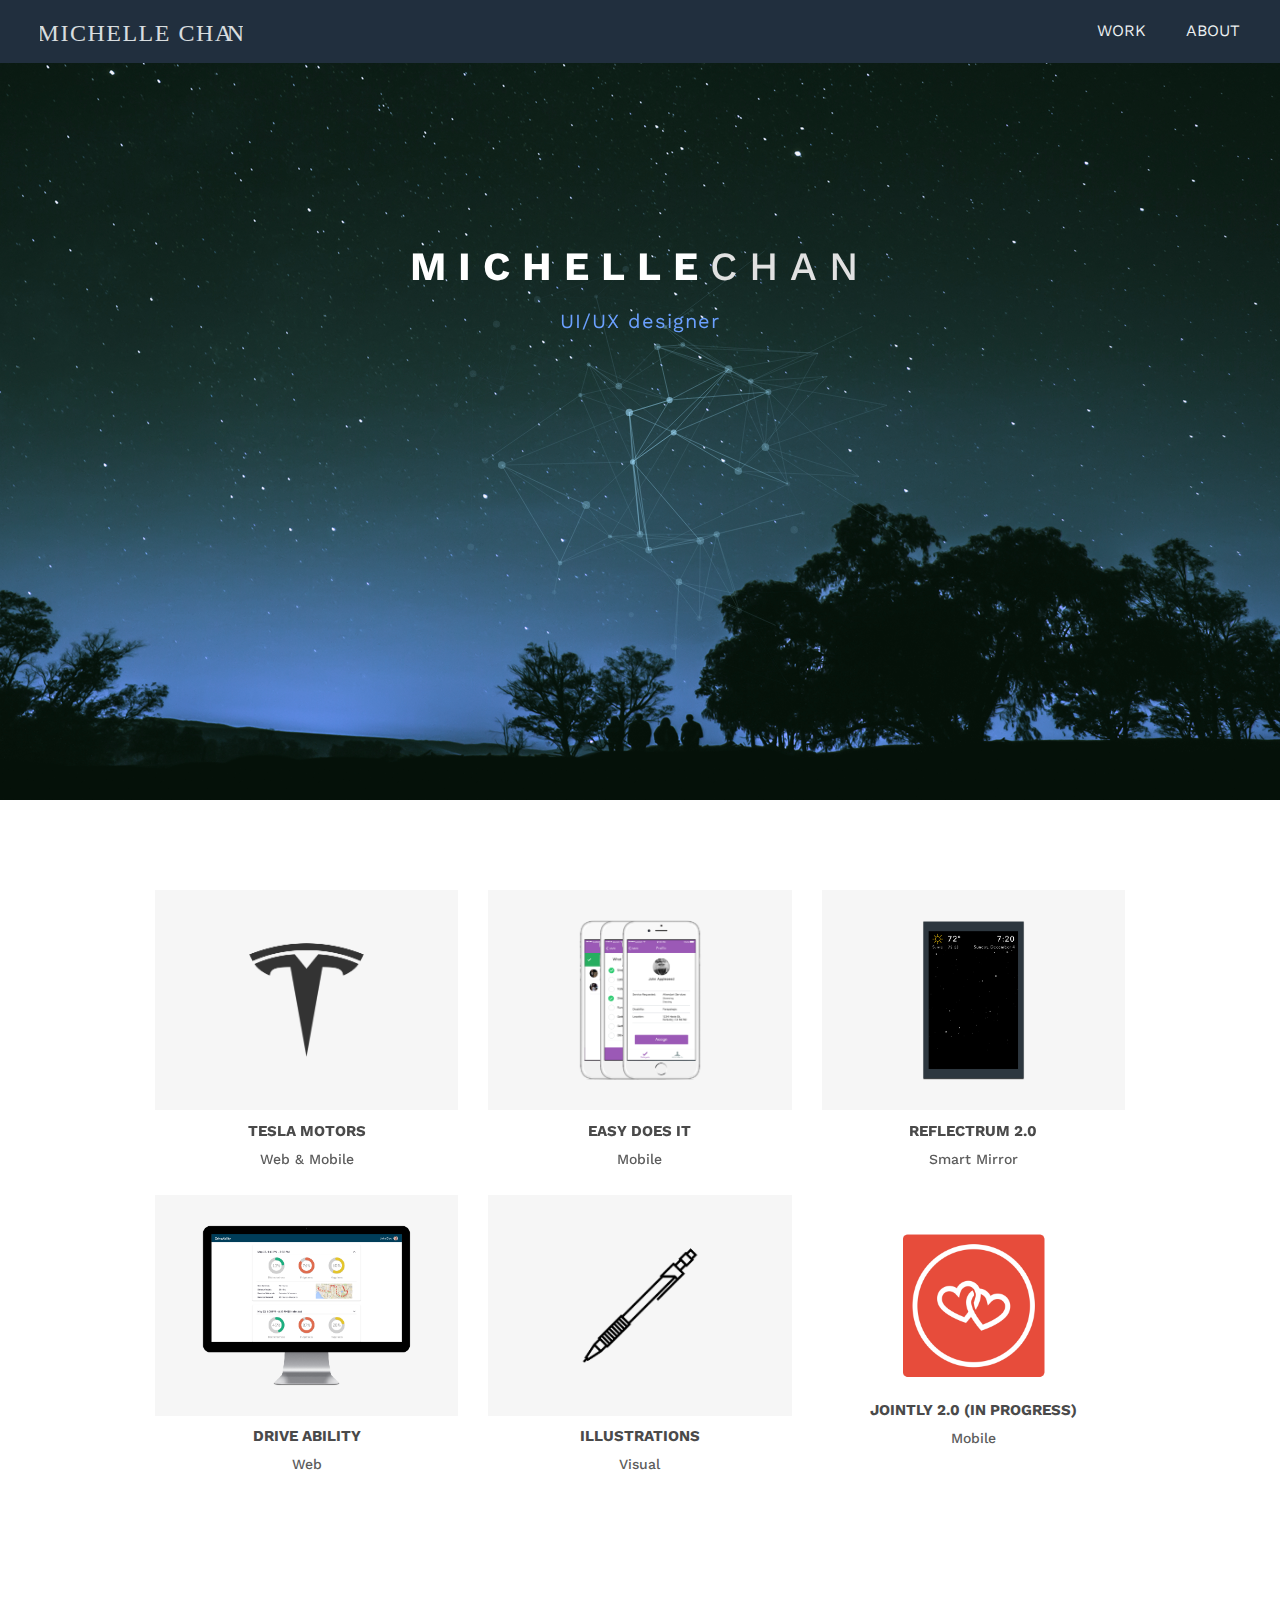
<file: index.html>
<!DOCTYPE html>
<html lang="en">
  <head>
    <meta charset="utf-8">
    <meta http-equiv="X-UA-Compatible" content="IE=edge">
    <meta name="viewport" content="width=device-width, initial-scale=1">
    <title>Michelle Chan</title>
    <link href='https://fonts.googleapis.com/css?family=Work+Sans|Lato:300,400|Varela+Round' rel='stylesheet' type='text/css'>
    <link href="css/bootstrap.min.css" rel="stylesheet">
    <link href="http://netdna.bootstrapcdn.com/font-awesome/4.1.0/css/font-awesome.min.css" rel="stylesheet">
    <link href="css/flexslider.css" rel="stylesheet" >
    <link href="css/styles.css" rel="stylesheet">
    <link href="css/queries.css" rel="stylesheet">
    <link href="css/animate.css" rel="stylesheet">
    <link href="css/normalize.css" rel="stylesheet">
    <link href="css/component.css" rel="stylesheet">
  </head>
      <body id="top">
        <div class="nav2">
          <div class="left">
            <div class="logo">
              <a href="index.html"><img src="img/logo.svg" style="transition: none;"></a>
            </div>
          </div>
          <div class="right">
            <div class="portfolio2">
              <a href="index.html#portfolio" class="link">WORK</a>
            </div>
            <div class="about2">
              <a href="about.html" class="link">ABOUT</a>
            </div>
          </div>
        </div>
        <header id="home">
          <section class="hero" id="hero">
            <div class="container">
              <div id="large-header" class="large-header">
                <div class="row">
                </div>
                <div class="row">
                  <div class="col-md-8 col-md-offset-2 text-center inner">
                    <h1 class="animated fadeInDown"><b>MICHELLE</b><span> CHAN</span></h1>
                    <p class="animated fadeInUp delay-05s tagline"><span style="color: #6BA0FF">UI/UX designer</span></p>
                  </div>
                </div>
                <!-- <div class="row">
                  <div class="col-md-6 col-md-offset-3 text-center">
                    <a href="#portfolio">
                      <div class="scroll-down">
                              <span>
                                  <i class="fa fa-angle-down fa-2x"></i>
                              </span>
                  		</div>
                    </a>
                  </div>
                </div> -->
              </div>
            </div>
            <canvas id="demo-canvas"></canvas>

          </section>
        </header>

        <section class="portfolio text-center section-padding" id="portfolio">
          <div class="container">
            <div class="row work-cards">

                <a class="col-md-4 projects" style="margin: auto;"  href="tesla.html">
                  <img src="img/tesla.png" alt="Tesla" height="205" width="282" style="height: 100%; width: 100%;">
                  <h2>Tesla Motors</h2>
                  <h4 class="designType" style="margin: 0 0 2em 0;">Web & Mobile</h4>
                </a>

                <a class="col-md-4 projects" style="margin: auto;"  href="easydoesit.html">
                  <img src="img/easydoesit.png" alt="Easy Does It" height="205" width="282" style="height: 100%; width: 100%;">
                  <h2>Easy Does It</h2>
                  <h4 class="designType" style="margin: 0 0 2em 0;">Mobile</h4>
                </a>

                <a class="col-md-4 projects" style="margin: auto;"  href="reflectrum.html">
                  <img src="img/reflectrum.png " alt="Reflectrum" height="205" width="282" style="height: 100%; width: 100%;">
                  <h2>Reflectrum 2.0</h2>
                  <h4 class="designType" style="margin: 0 0 2em 0;">Smart Mirror</h4>
                </a>

                <a class="col-md-4 projects" style="margin: auto;"  href="driveability.html">
                  <img src="img/driveability.png" alt="DriveAbility" height="205" width="282" style="height: 100%; width: 100%;">
                  <h2>Drive Ability </h2>
                  <h4 class="designType" style="margin: 0 0 2em 0;">Web</h4>
                </a>

                <a class="col-md-4 projects" style="margin: auto;"  href="graphic.html">
                  <img src="img/graphic/graphic.png" height="205" width="282" style="height: 100%; width: 100%;">
                  <h2>Illustrations</h2>
                  <h4 class="designType" style="margin: 0 0 2em 0;">Visual</h4>
                </a>

                <a class="col-md-4 projects" style="margin: auto;" href="#">
                  <img src="img/jointly.png" height="205" width="282" style="height: 100%; width: 100%;">
                  <h2>Jointly 2.0 (in progress)</h2>
                  <h4 class="designType" style="margin: 0 0 2em 0;">Mobile</h4>
                </a>
            </div>
          </div>
        </section>

        <!-- <footer>
          <div class="container">
            <div class="row">
              <div class="col-md-6">
                <ul class="legals">
                </ul>
                <div class="row">
                  <div class="col-md-12">
                    <ul class="social-buttons">
                      <li><a href="mailto:michellechan.me@berkeley.edu" class="social-btn"><i class="fa fa-envelope"></i></a></li>
                      <li><a href="https://www.linkedin.com/in/michellechanvc" class="social-btn"><i class="fa fa-linkedin"></i></a></li>
                      <li><a href="https://instagram.com/michellechanme" class="social-btn"><i class="fa fa-instagram"></i></a></li>
                    </ul>
                  </div>
                </div>
              </div>
              <div class="col-md-6 credit">
                <p>© 2015 Michelle Chan.</p>
              </div>
            </div>
          </div>
        </footer> -->
        <!-- jQuery (necessary for Bootstrap's JavaScript plugins) -->
        <script src="https://ajax.googleapis.com/ajax/libs/jquery/1.11.0/jquery.min.js"></script>
        <!-- Include all compiled plugins (below), or include individual files as needed -->
        <script src="js/waypoints.min.js"></script>
        <script src="js/bootstrap.min.js"></script>
        <script src="js/scripts.js"></script>
        <script src="js/jquery.flexslider.js"></script>
        <script src="js/modernizr.js"></script>
        <script src="js/TweenLite.min.js"></script>
        <script src="js/demo-1.js"></script>
        <script src="js/EasePack.min.js"></script>
        <script src="js/rAF.js"></script>
        <!-- // <script src="js/custom.js"></script> -->
      </body>
    </html>
</file>
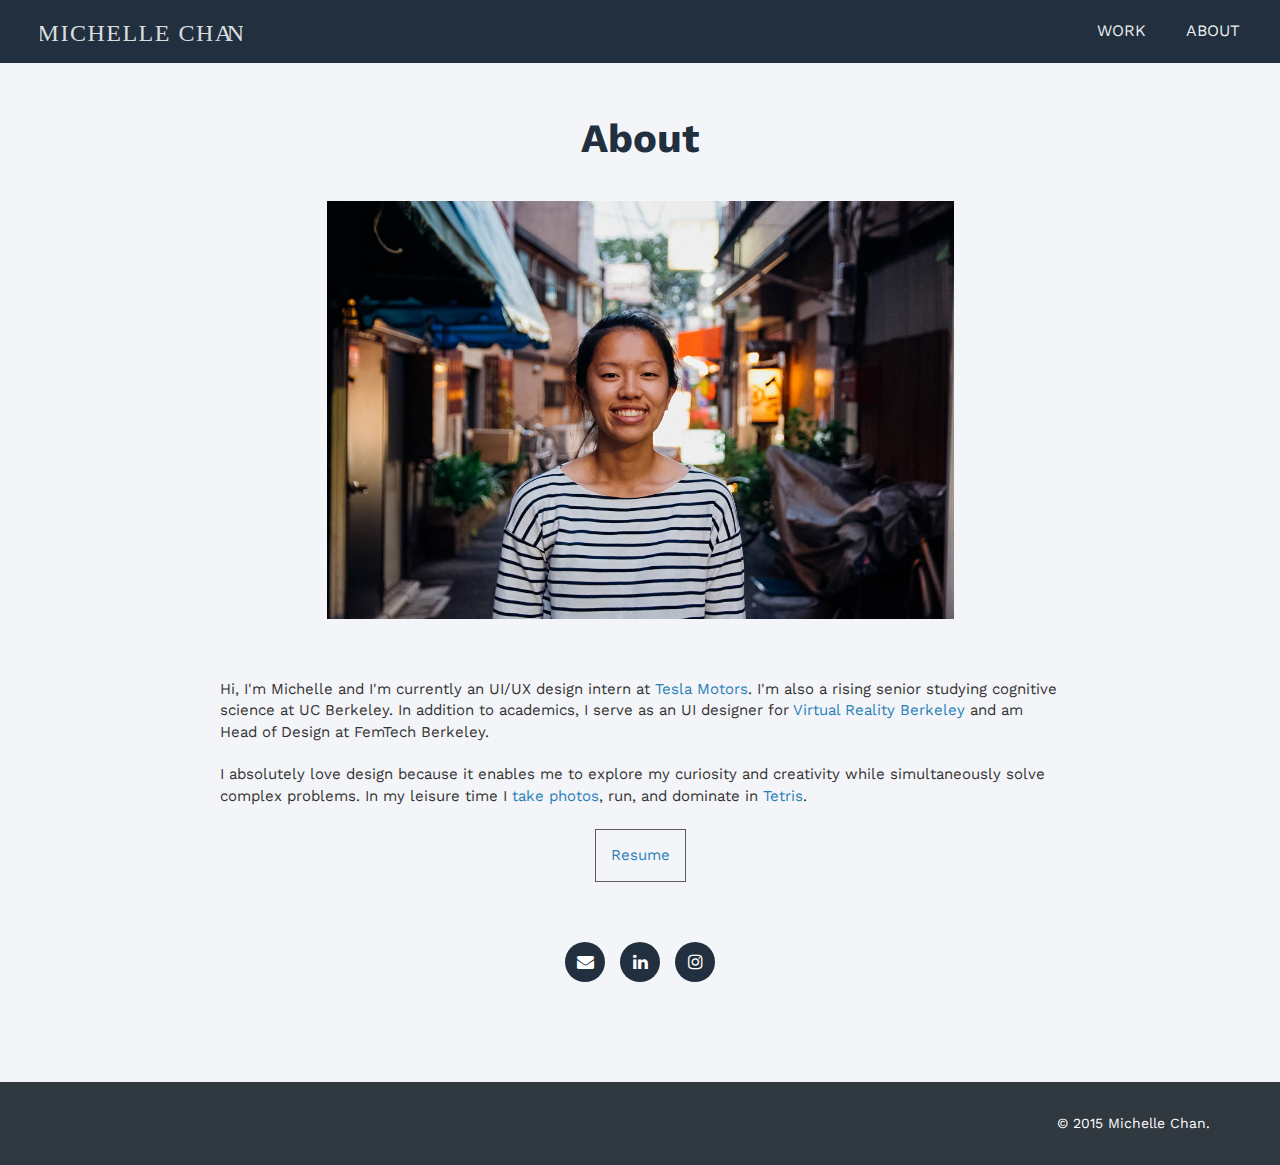
<file: about.html>
<!DOCTYPE html>
<html>
  <head>
    <meta charset="utf-8">
    <meta name="viewport" content="width=device-width, initial-scale=1.0">
    <title>About</title>
    <link href='https://fonts.googleapis.com/css?family=Work+Sans|Lato|Varela+Round' rel='stylesheet' type='text/css'>
    <link href="css/bootstrap.min.css" rel="stylesheet">
    <link href="http://netdna.bootstrapcdn.com/font-awesome/4.1.0/css/font-awesome.min.css" rel="stylesheet">
    <link href="css/flexslider.css" rel="stylesheet" >
    <link href="css/styles.css" rel="stylesheet">
    <link href="css/queries.css" rel="stylesheet">
    <link href="css/animate.css" rel="stylesheet">
    <link href="css/normalize.css" rel="stylesheet">
    <link href="css/component.css" rel="stylesheet">
  </head>
  <body>
    <section class="dark-bg text-center section-padding contact-wrap" id="contact">
      <!-- <a href="#top" class="up-btn"><i class="fa fa-chevron-up"></i></a> -->
      <div class="nav2">
        <div class="left">
          <div class="logo">
            <a href="index.html"><img src="img/logo.svg"></a>
          </div>
        </div>
        <div class="right">
          <div class="portfolio2">
            <a href="index.html#portfolio" class="link">WORK</a>
          </div>
          <div class="about2">
            <a href="#" class="link">ABOUT</a>
          </div>
        </div>
      </div>
      <div class="container">
        <div class="row">
          <div class="col-md-12">
            <h1 class="aboutTitle animated fadeInDown">About</h1>
            <img class="animated fadeInUp delay-05s" src="img/me.jpg" style="max-width: 55%; max-height: 55%;">
            <div class="description text-left animated fadeInUp delay-05s">
              Hi, I'm Michelle and I'm currently an UI/UX design intern at <a href="https://www.tesla.com/">Tesla Motors</a>.
              I'm also a rising senior studying cognitive science at UC Berkeley. In addition to academics, I serve as an UI designer for <a href="http://vr.berkeley.edu/">Virtual Reality Berkeley</a> and am Head of Design at FemTech Berkeley.
              <br><br>
              I absolutely love design because it enables me to explore my curiosity and creativity while simultaneously solve complex problems. In my leisure time I <a href="http://michellechanme.tumblr.com/">take photos</a>, run, and dominate in <a href="http://www.tetrisfriends.com/users/profile.php?id=1845100&linkTag=nav">Tetris</a>.
              <br><br>
              <div style="display:flex; width:100%">
                <a class="resume" href="http://bit.ly/2aTBS0i">Resume</a>
              </div>
            </div>
          </div>
        </div>
        <!-- <div class="row contact-details">
          <div class="col-md-4">
            <div class="light-box box-hover">
              <h2><i class="fa fa-map-marker"></i><span>Location</span></h2>
              <p>San Francisco, CA</p>
            </div>
          </div>
          <div class="col-md-4">
            <div class="light-box box-hover">
              <h2><i class="fa fa-mobile"></i><span>Phone</span></h2>
              <p>(415) 310-4015</p>
            </div>
          </div>
          <div class="col-md-4">
            <div class="light-box box-hover">
              <h2><i class="fa fa-paper-plane"></i><span>Email</span></h2>
              <p><a href="#">michellechan.me@berkeley.edu</a></p>
            </div>
          </div>
        </div> -->
        <div class="row">
          <div class="col-md-12">
            <ul class="social-buttons">
              <li><a href="mailto:michellechan.me@berkeley.edu" class="social-btn"><i class="fa fa-envelope"></i></a></li>
              <li><a href="https://www.linkedin.com/in/michellechanvc" class="social-btn"><i class="fa fa-linkedin"></i></a></li>
              <!-- <li><a href="https://github.com/michellechanme" class="social-btn"><i class="fa fa-github"></i></a></li> -->
              <!-- <li><a href="https://twitter.com/michellechanme" class="social-btn"><i class="fa fa-twitter"></i></a></li> -->
              <li><a href="https://instagram.com/michellechanme" class="social-btn"><i class="fa fa-instagram"></i></a></li>
            </ul>
          </div>
        </div>
      </div>
    </section>
    <footer>
      <div class="container">
        <div class="row">
          <div class="col-md-6">
            <ul class="legals">
            </ul>
          </div>
          <div class="col-md-6 credit">
            <p>© 2015 Michelle Chan.</p>
          </div>
        </div>
      </div>
    </footer>
  </body>
</html>
</file>
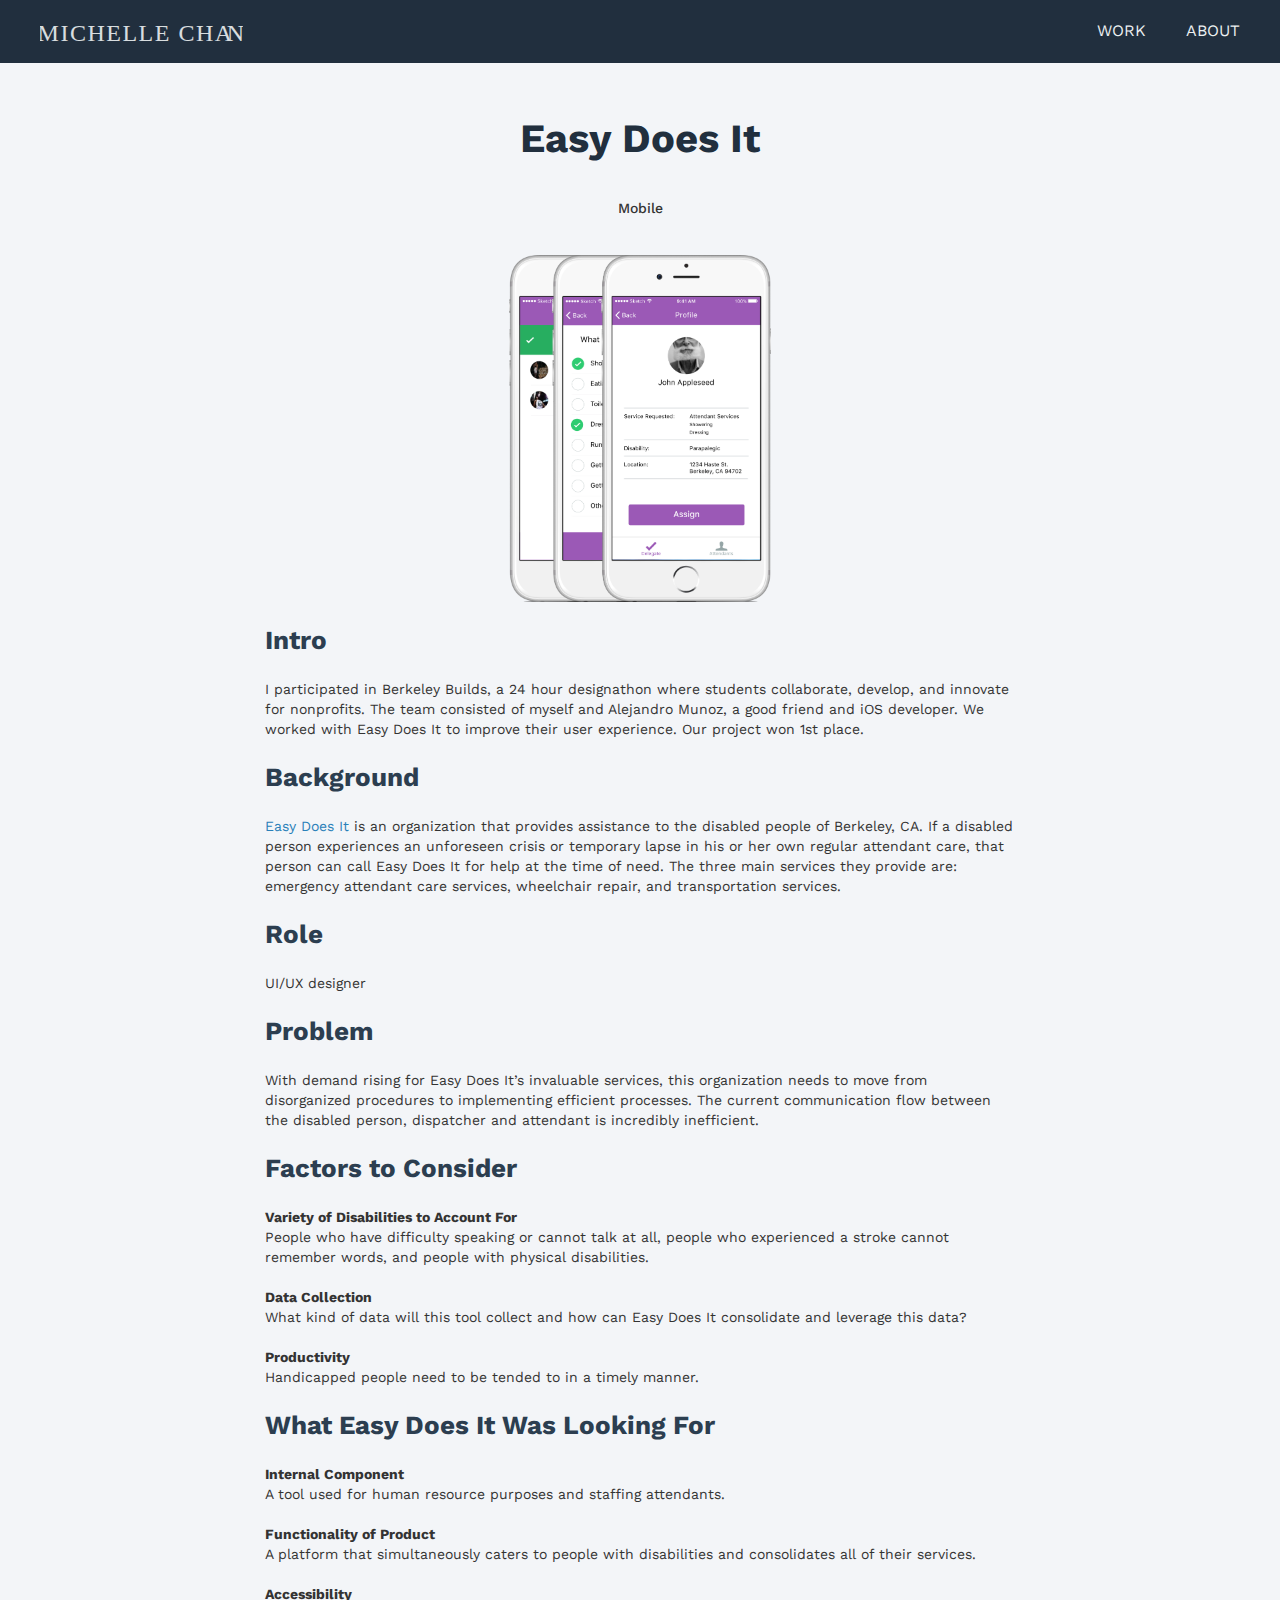
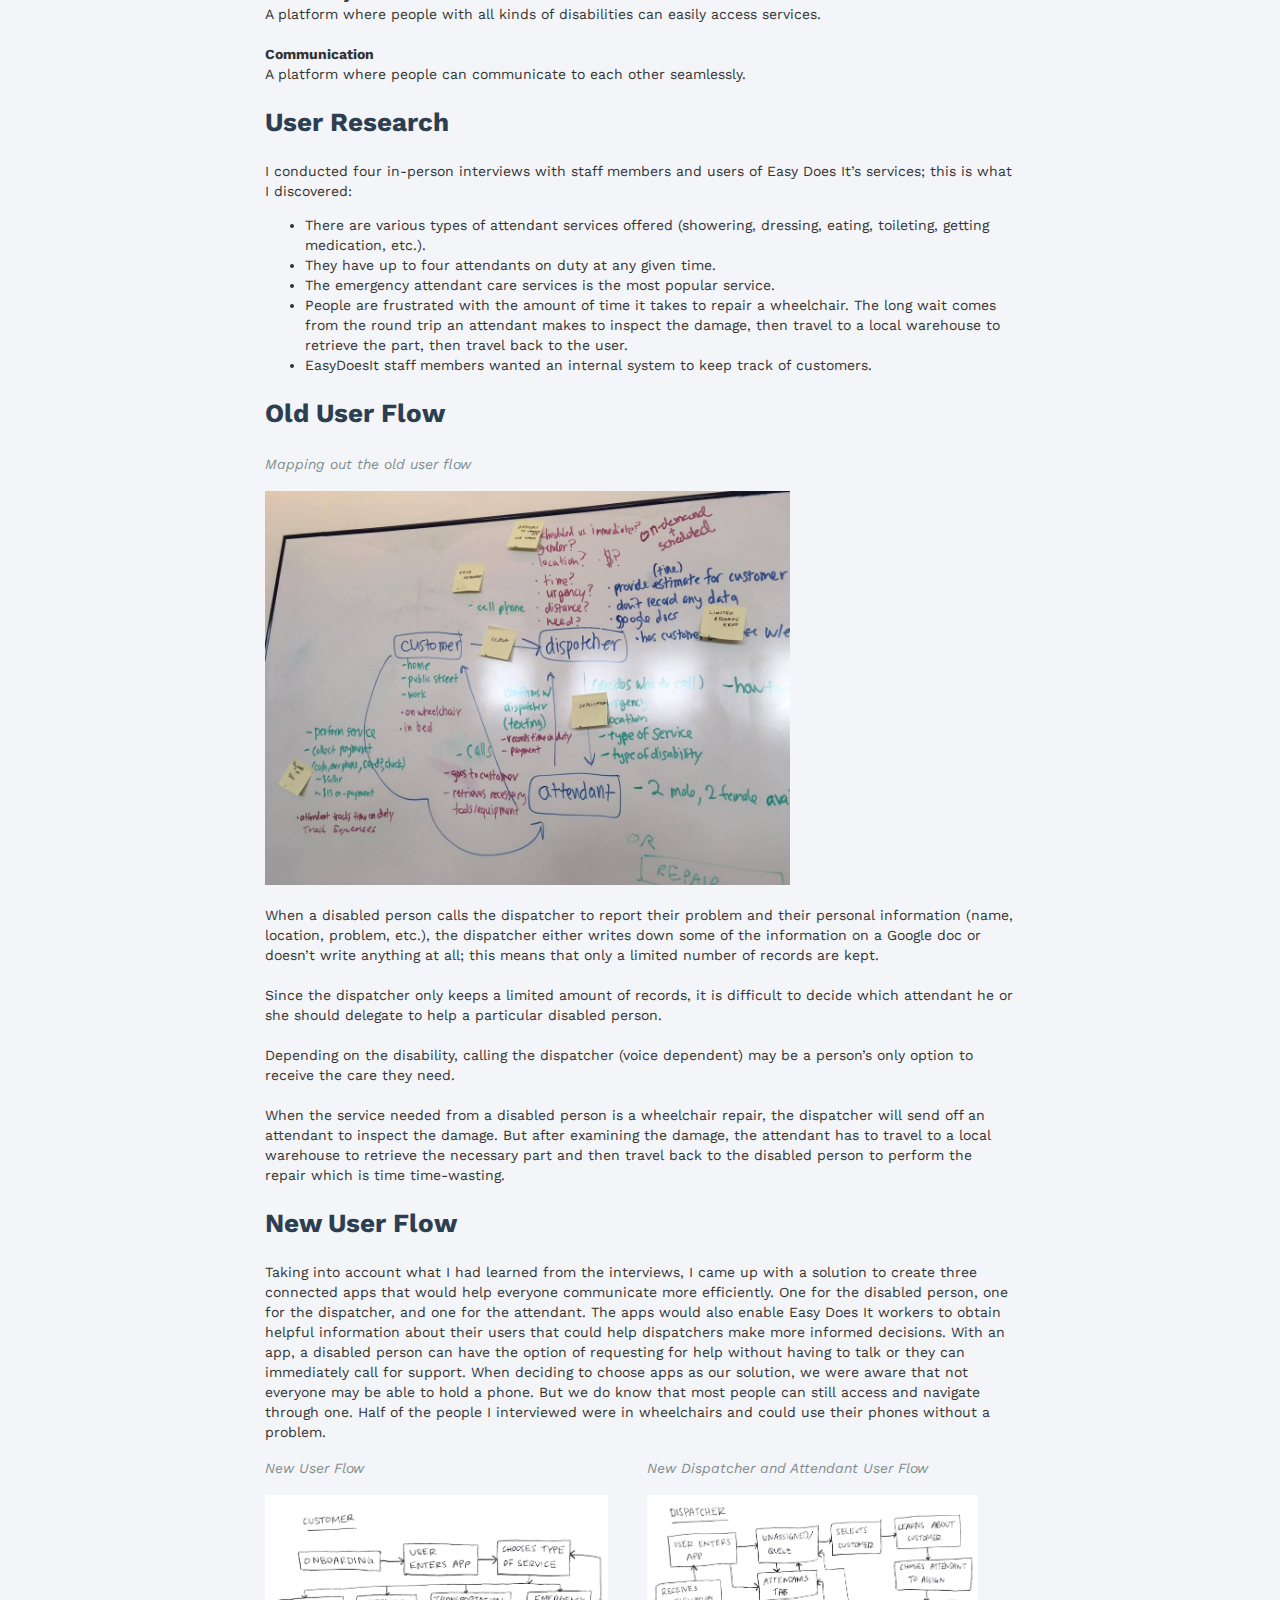
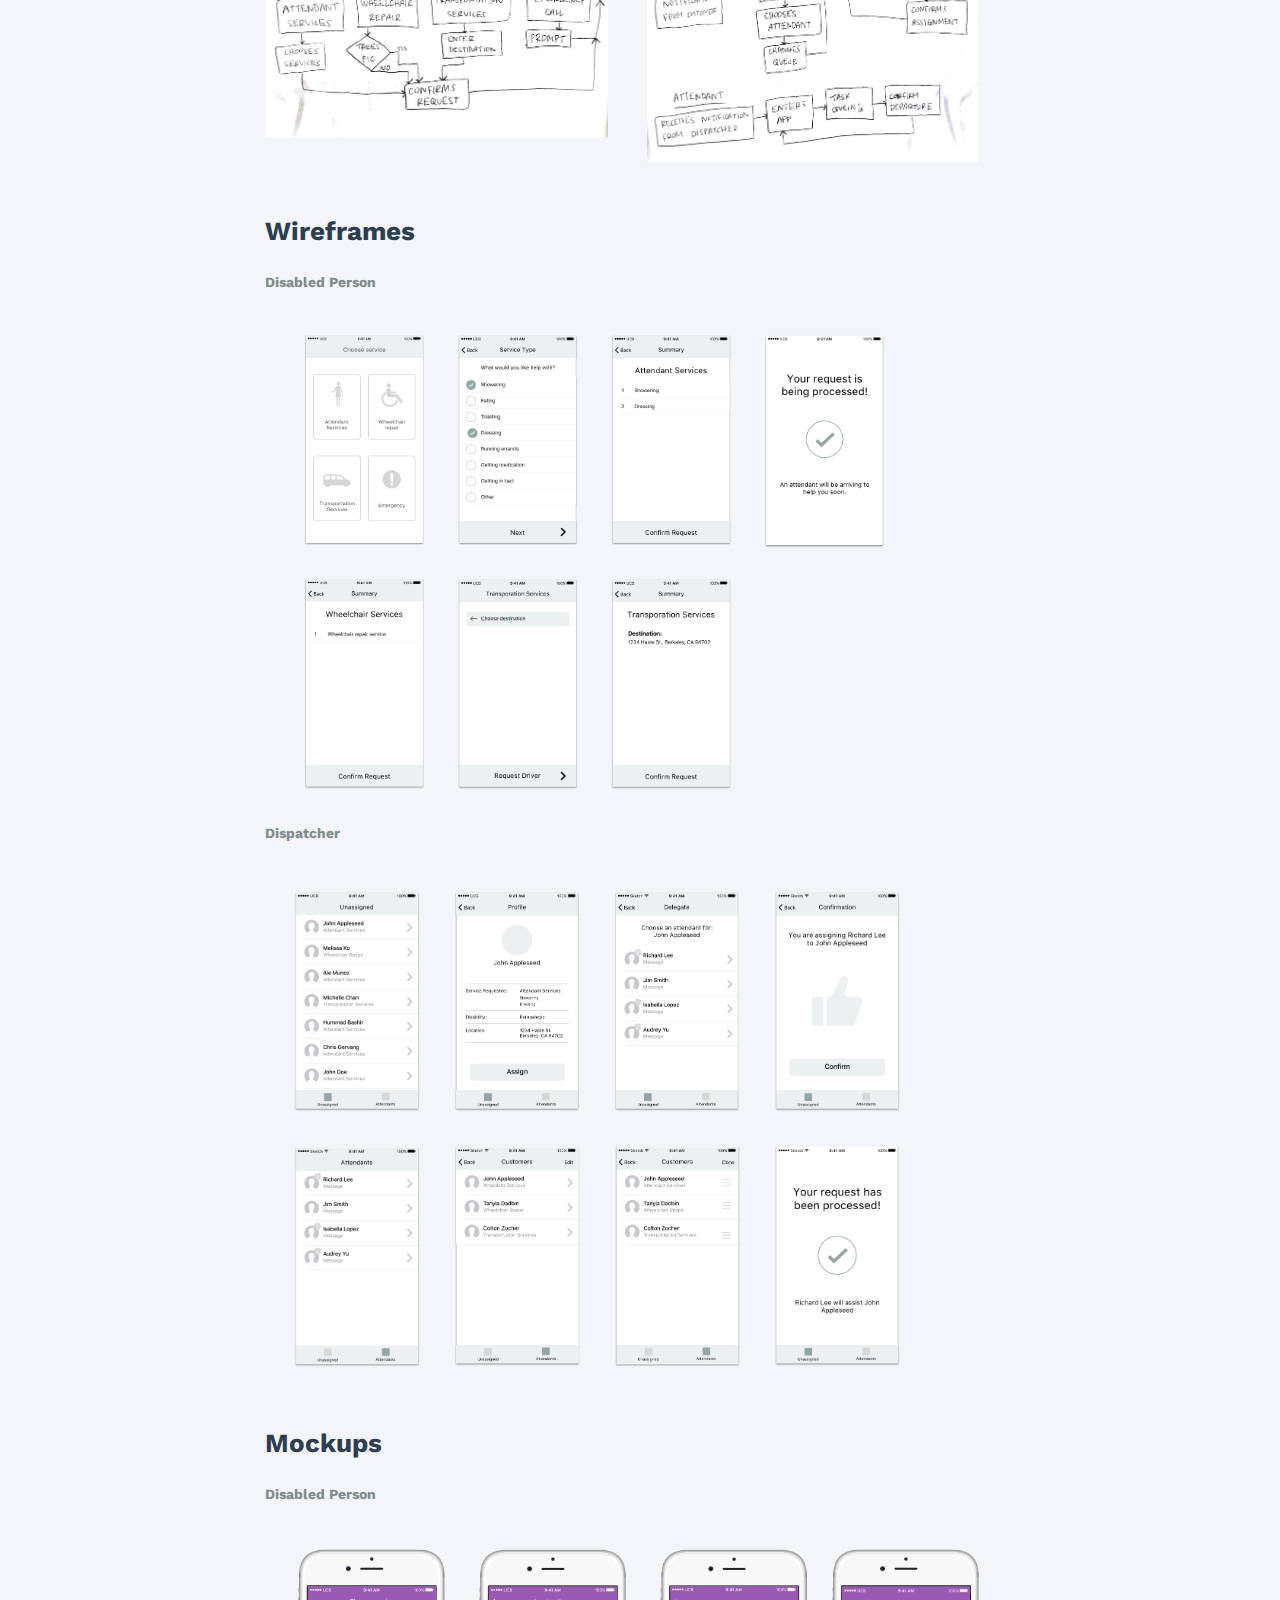
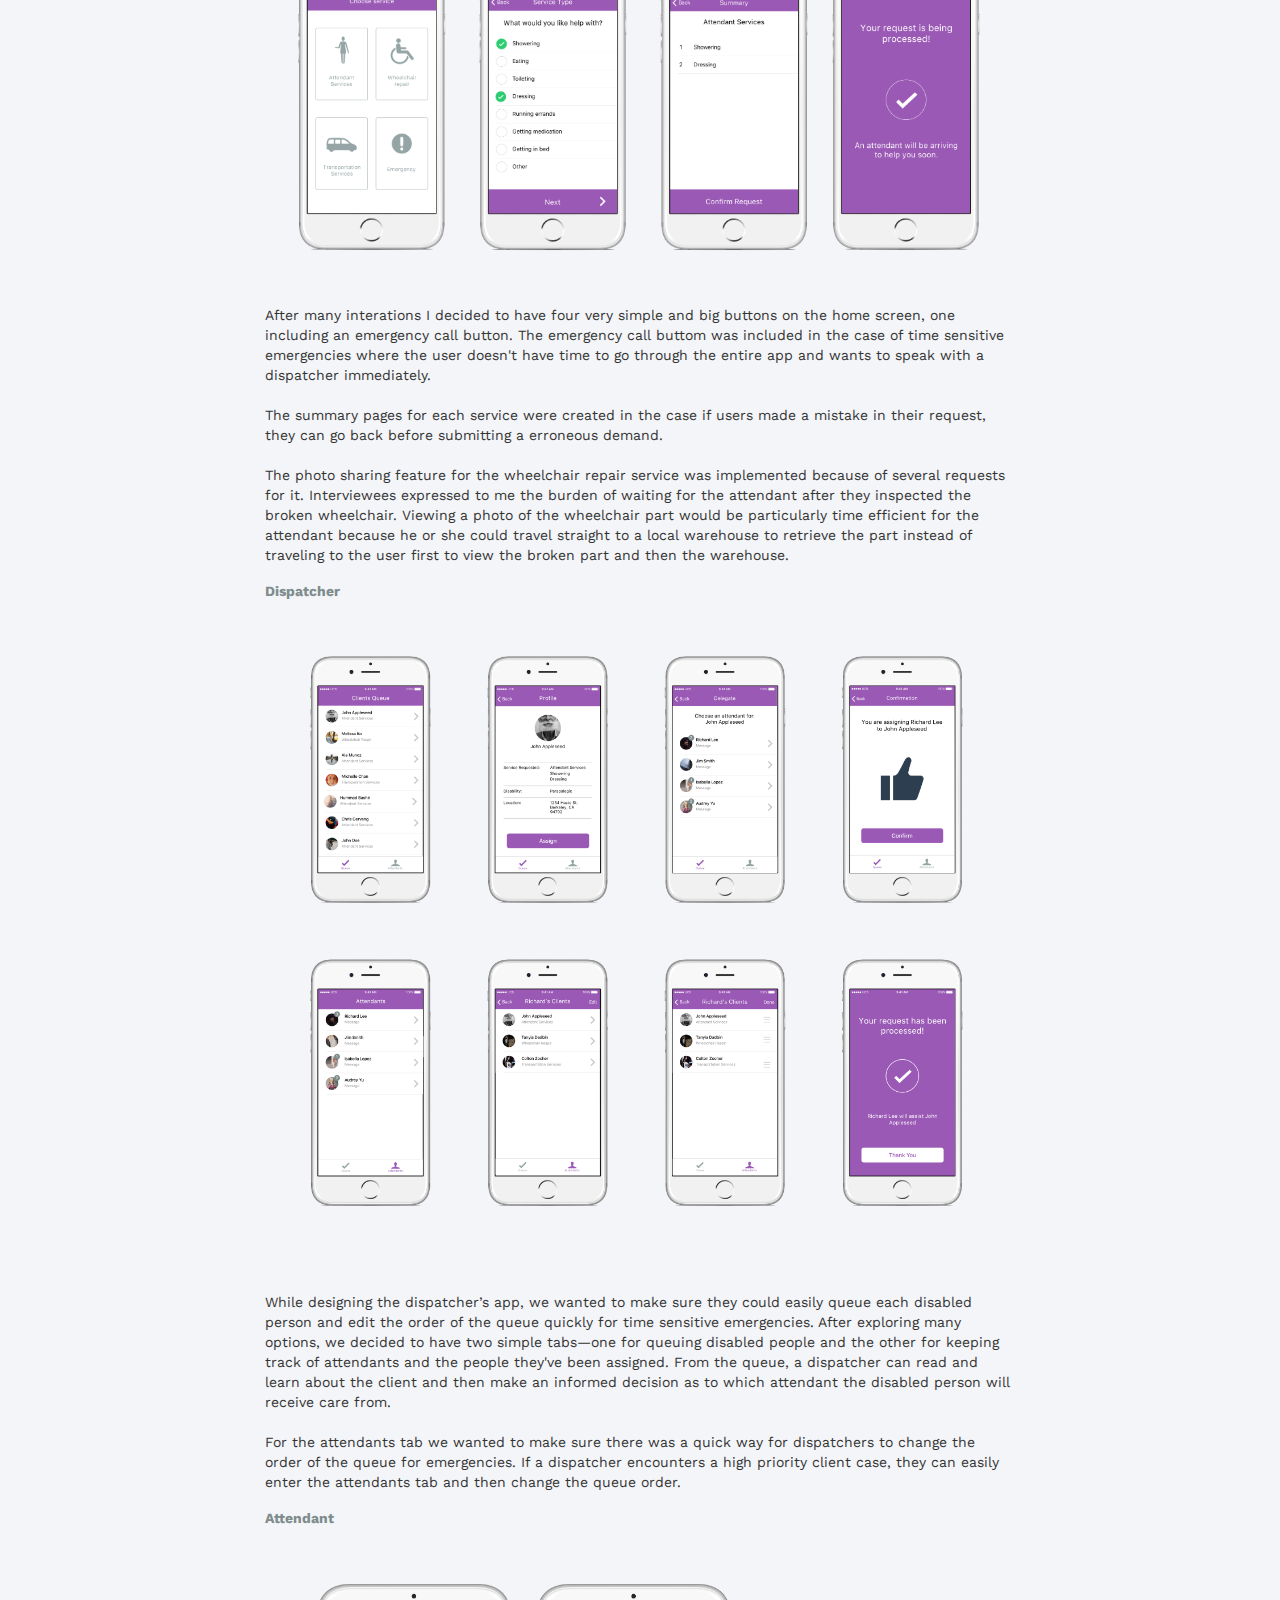
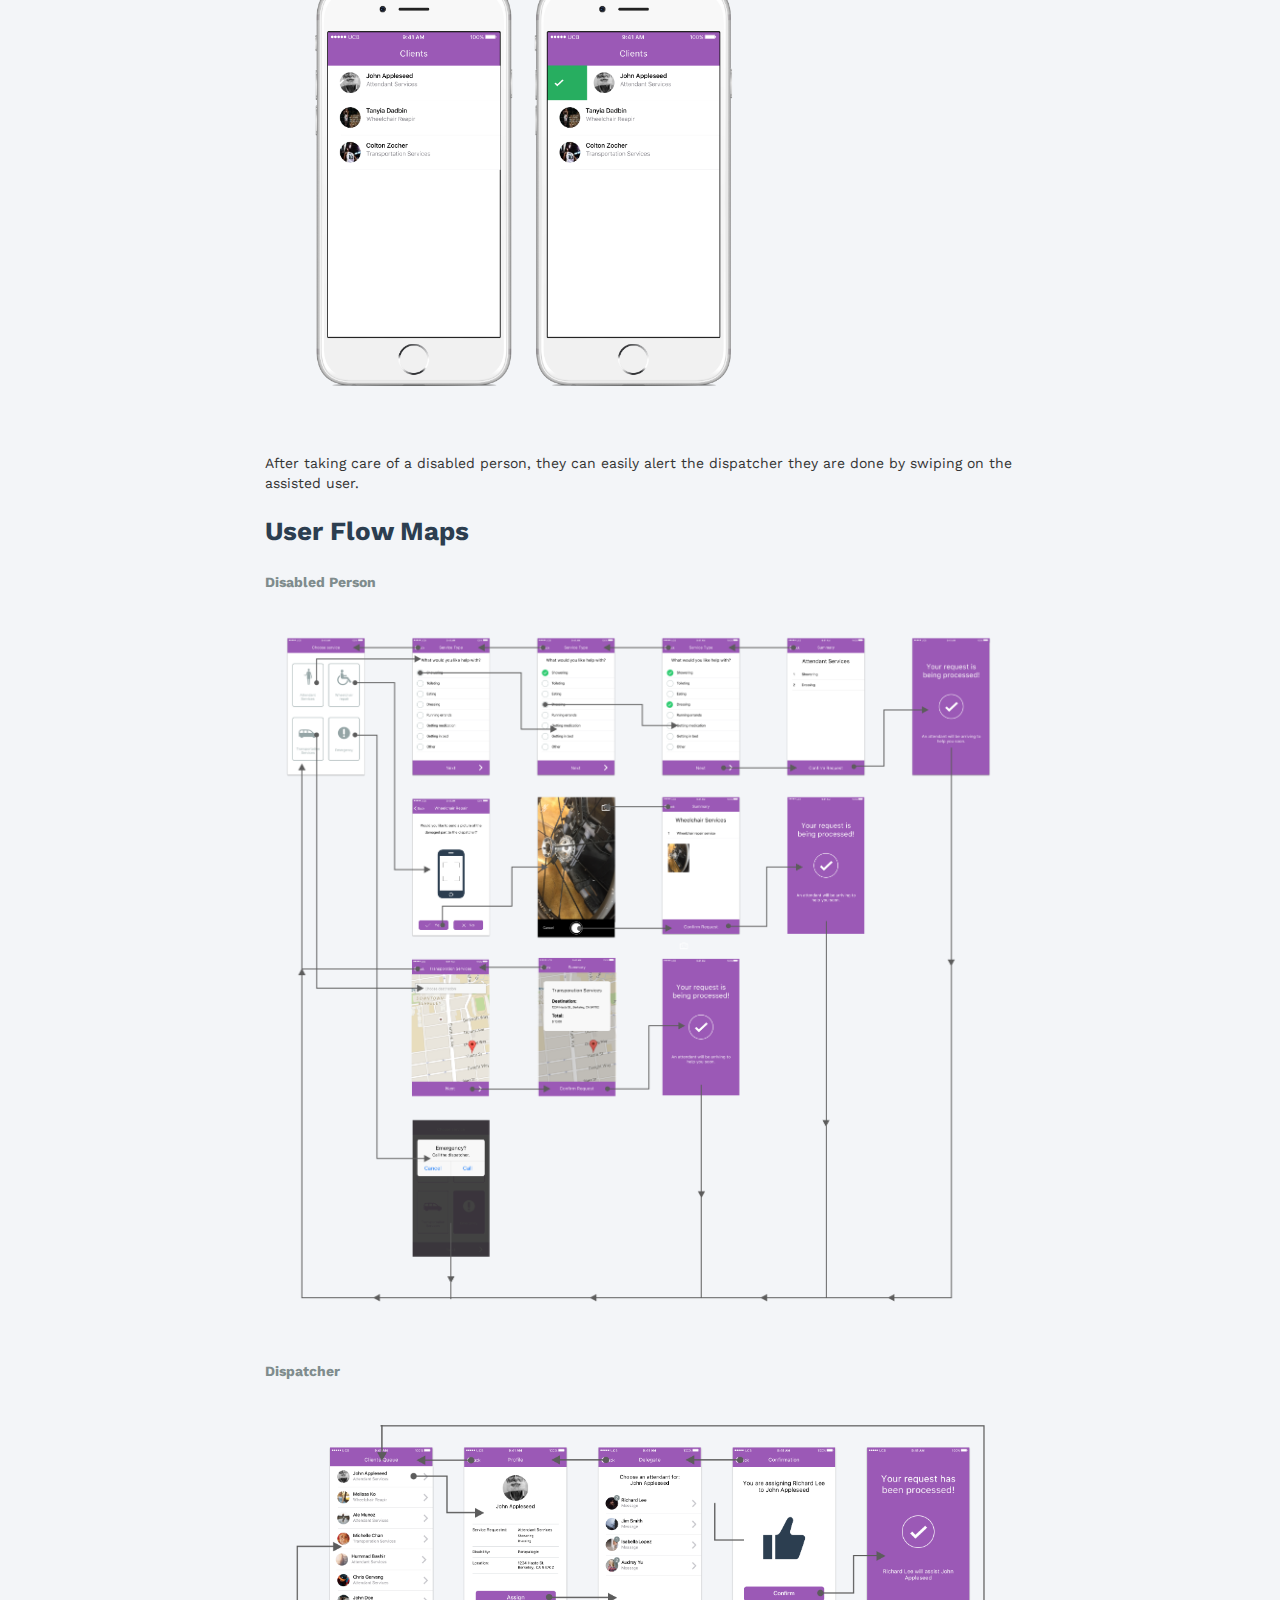
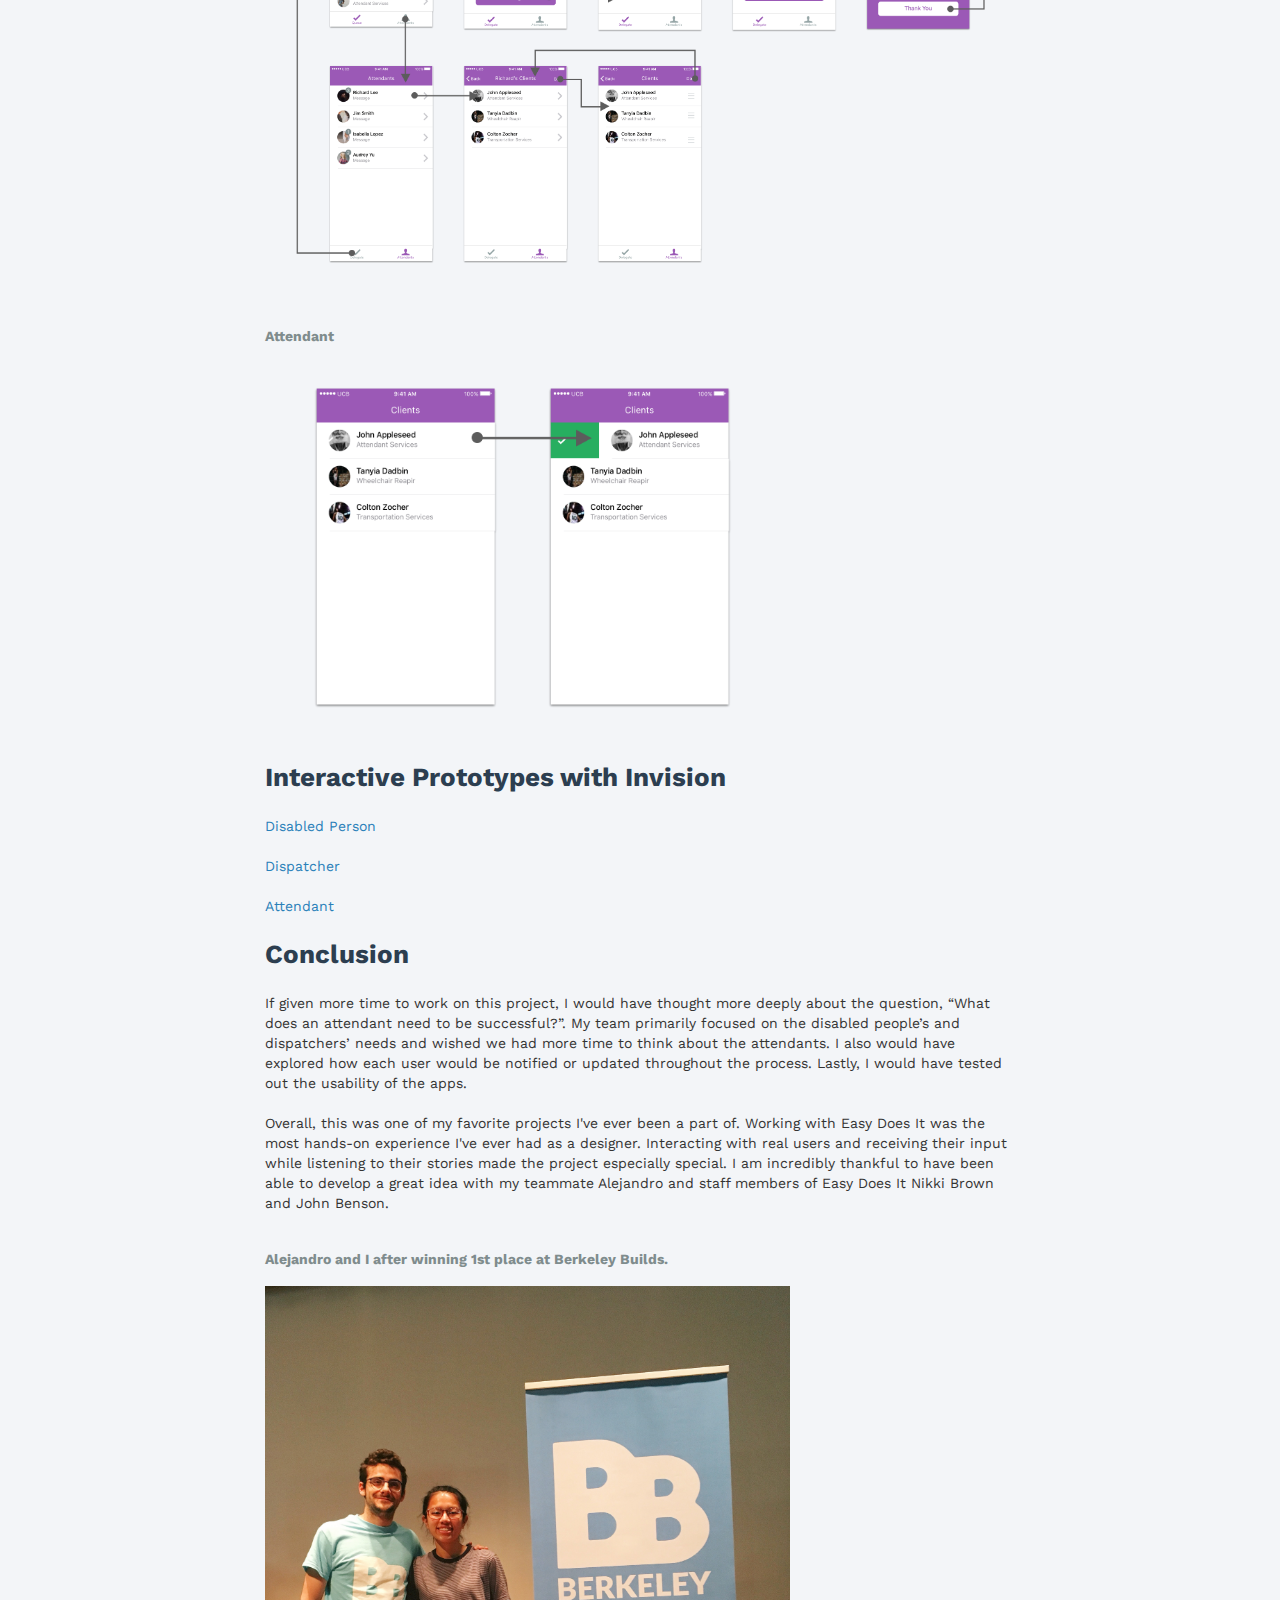
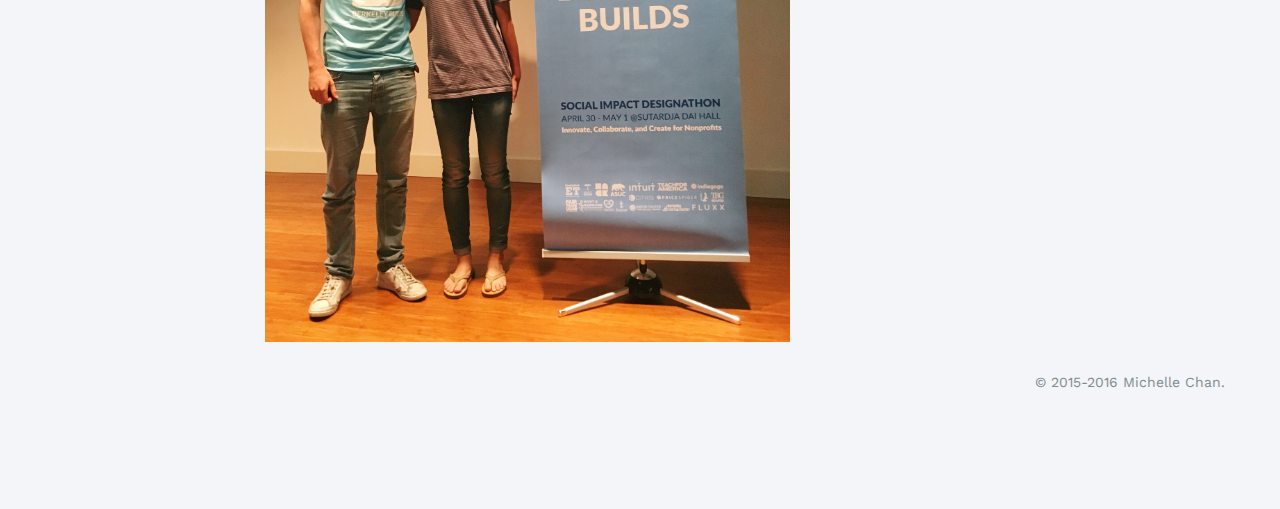
<file: easydoesit.html>
<!DOCTYPE html>
<html>
  <head>
    <meta charset="utf-8">
    <title>Easy Does It</title>
    <meta name="viewport" content="width=device-width, initial-scale=1.0">
    <link href='https://fonts.googleapis.com/css?family=Work+Sans|Lato|Varela+Round' rel='stylesheet' type='text/css'>
    <link href="css/bootstrap.min.css" rel="stylesheet">
    <link href="http://netdna.bootstrapcdn.com/font-awesome/4.1.0/css/font-awesome.min.css" rel="stylesheet">
    <link href="css/flexslider.css" rel="stylesheet" >
    <link href="css/projects.css" rel="stylesheet">
    <link href="css/styles.css" rel="stylesheet">
    <link href="css/queries.css" rel="stylesheet">
    <link href="css/animate.css" rel="stylesheet">
    <link href="css/normalize.css" rel="stylesheet">
    <link href="css/component.css" rel="stylesheet">
  </head>
  <body>
    <section class="dark-bg text-center section-padding contact-wrap" id="contact">
      <!-- <a href="#top" class="up-btn"><i class="fa fa-chevron-up"></i></a> -->
      <div class="nav2">
        <div class="left">
          <a href="index.html"><div class="logo"><img src="img/logo.svg"></div></a>
        </div>
        <div class="right">
          <div class="portfolio2">
            <a href="index.html#portfolio" class="link">WORK</a>
          </div>
          <div class="about2">
            <a href="about.html" class="link">ABOUT</a>
          </div>
        </div>
      </div>
      <div class="container">
        <div class="row" style="display: flex;">
          <div class="col-md-8" style="margin: auto;">
            <div class="animated fadeInDown">
              <h1 class="aboutTitle">Easy Does It</h1>
              <h4 class="designTitle">Mobile</h4>
            </div>
              <br>
              <div class="animated fadeInUp delay-05s">
                <img class="easy-picture" src="img/easydoesit/easydoesitbg.png">
                <br>
                <b><p class="header1 text-left">Intro</p></b>
                  <div class="text-left">
                    I participated in Berkeley Builds, a 24 hour designathon where students collaborate, develop, and innovate for nonprofits. The team consisted of myself and Alejandro Munoz, a good friend and iOS developer. We worked with Easy Does It to improve their user experience. Our project won 1st place.
                  </div>
                <b><p class="header1 text-left">Background</p></b>
                  <div class="text-left">
                    <a href="http://www.easydoesitservices.org/">Easy Does It</a> is an organization that provides assistance to the disabled people of Berkeley, CA. If a disabled person experiences an unforeseen crisis or temporary lapse in his or her own regular attendant care, that person can call Easy Does It for help at the time of need. The three main services they provide are: emergency attendant care services, wheelchair repair, and transportation services.
                  </div>
                <b><p class="header1 text-left">Role</p></b>
                  <div class="text-left">
                    UI/UX designer
                  </div>
                <b><p class="header1 text-left">Problem</p></b>
                  <div class="text-left">
                    With demand rising for Easy Does It’s invaluable services, this organization needs to move from disorganized procedures to implementing efficient processes. The current communication flow between the disabled person, dispatcher and attendant is incredibly inefficient.
                  </div>
                <b><p class="header1 text-left">Factors to Consider</p></b>
                  <div class="text-left">
                    <b>Variety of Disabilities to Account For</b>
                    <br>
                    People who have difficulty speaking or cannot talk at all, people who experienced a stroke cannot remember words, and people with physical disabilities.                  <br><br>
                    <b>Data Collection</b>
                    <br>
                    What kind of data will this tool collect and how can Easy Does It consolidate and leverage this data?
                    <br><br>
                    <b>Productivity</b>
                    <br>
                    Handicapped people need to be tended to in a timely manner.

                  </div>
                <b><p class="header1 text-left">What Easy Does It Was Looking For</p></b>
                  <div class="text-left">
                    <b>Internal Component</b>
                    <br>
                    A tool used for human resource purposes and staffing attendants.
                    <br><br>
                    <b>Functionality of Product</b>
                    <br>
                    A platform that simultaneously caters to people with disabilities and consolidates all of their services.                   <br><br>
                    <b>Accessibility</b>
                    <br>
                    A platform where people with all kinds of disabilities can easily access services.
                    <br><br>
                    <b>Communication</b>
                    <br>
                    A platform where people can communicate to each other seamlessly.
                  </div>
                <b><p class="header1 text-left">User Research</p></b>
                  <div class="text-left">I conducted four in-person interviews with staff members and users of Easy Does It’s services; this is what I discovered:
                    <ul>
                      <li>There are various types of attendant services offered (showering, dressing, eating, toileting, getting medication, etc.).</li>
                      <li>They have  up to four attendants on duty at any given time.</li>
                      <li>The emergency attendant care services is the most popular service.</li>
                      <li>People are frustrated with the amount of time it takes to repair a wheelchair. The long wait comes from the round trip an attendant makes to inspect the damage, then travel to a local warehouse to retrieve the part, then travel back to the user.</li>
                      <li>EasyDoesIt staff members wanted an internal system to keep track of customers.
                    </ul>
                  </div>
                <b><p class="header1 text-left">Old User Flow</p></b>
                  <div class="text-left">
                    <p><i>Mapping out the old user flow</i></p>
                    <img src="img/easydoesit/current.jpg" style="max-width: 70%; max-height: 70%;">
                    <!-- <ol>
                      <li>In order to reach Easy Does It attendants, clients currently call the dispatcher to request for help.</li>
                      <li>The dispatcher will then ask for what the client needs and then jots down their contact information.</li>
                      <li>Then the dispatcher calls an attendant on duty to provide the client’s service of need, address, and phone number.</li>
                    </ol> -->
                    <br><br>
                    When a disabled person calls the dispatcher to report their problem and their personal information (name, location, problem, etc.), the dispatcher either writes down some of the information on a Google doc or doesn’t write anything at all; this means that only a limited number of records are kept.
                    <br><br>
                    Since the dispatcher only keeps a limited amount of records, it is difficult to decide which attendant he or she should delegate to help a particular disabled person.
                    <br><br>
                    Depending on the disability, calling the dispatcher (voice dependent) may be a person’s only option  to receive the care they need.
                    <br><br>
                    When the service needed from a disabled person is a wheelchair repair, the dispatcher will send off an attendant to inspect the damage. But after examining the damage, the attendant has to travel to a local warehouse to retrieve the necessary part and then travel back to the disabled person to perform the repair which is time time-wasting.

                  </div>
                </p>
                <b><p class="header1 text-left">New User Flow</p></b>
                  <div class="text-left">
                    Taking into account what I had learned from the interviews, I came up with a solution to create three connected apps  that would help everyone communicate more efficiently. One for the disabled person, one for the dispatcher, and one for the attendant. The apps would also enable Easy Does It workers to obtain helpful information about their users that could help dispatchers make more informed decisions. With an app, a disabled person can have the option of requesting for help without having to talk or they can immediately call for support. When deciding to choose apps as our solution, we were aware that not everyone may be able to hold a phone. But we do know that most people can still access and navigate through one. Half of the people I interviewed were in wheelchairs and could use their phones without a problem.
                    <div style="display: flex; flex-direction: row;">
                      <div>
                        <p><i>New User Flow</i></p>
                        <img src="img/easydoesit/customer.jpg" style="max-width: 90%; max-height: 90%;">
                      </div>
                      <div>
                        <p><i>New Dispatcher and Attendant User Flow</i></p>
                        <img src="img/easydoesit/disatt.jpg" style="max-width: 90%; max-height: 90%;">
                      </div>
                    </div>
                  </div>
                </p>
                <b><p class="header1 text-left">Wireframes</p></b>
                  <div class="text-left">
                    <p><b>Disabled Person</b></p>
                    <img src="img/easydoesit/clientwf.png" style="max-width: 90%; max-height: 90%;">

                    <br>

                    <p><b>Dispatcher</b></p>
                    <img src="img/easydoesit/dispatcherwf.png" style="max-width: 90%; max-height: 90%;">
                  </div>
                </p>
                <b><p class="header1 text-left">Mockups</p></b>
                  <div class="text-left">
                    <p><b>Disabled Person</b></p>
                    <img src="img/easydoesit/customerm.png" style="max-width: 100%; max-height: 100%;">
                    <br><br>
                    After many interations I decided to have four very simple and big buttons on the home screen, one including an emergency call button. The emergency call buttom was included in the case of time sensitive emergencies where the user doesn't have time to go through the entire app and wants to speak with a dispatcher immediately.
                    <br><br>
                    The summary pages for each service were created in the case if users made a mistake in their request, they can go back before submitting a erroneous demand.
                    <br><br>
                    The photo sharing feature for the wheelchair repair service was implemented because of several requests for it. Interviewees expressed to me the burden of waiting for the attendant after they inspected the broken wheelchair. Viewing a photo of the wheelchair part would be particularly time efficient for the attendant because he or she could travel straight to a local warehouse to retrieve the part instead of traveling to the user first to view the broken part and then the warehouse.

                    <br>

                    <p><b>Dispatcher</b></p>
                    <img src="img/easydoesit/dispatcherm.png" style="max-width: 100%; max-height: 100%;">
                    <br><br>
                    While designing the dispatcher’s app, we wanted to make sure they could easily queue each disabled person and edit the order of the queue quickly for time sensitive emergencies. After exploring many options, we decided to have two simple tabs—one for queuing disabled people and the other for keeping track of attendants and the people they've been assigned. From the queue, a dispatcher can read and learn about the client and then make an informed decision as to which attendant the disabled person will receive care from.
                    <br><br>
                    For the attendants tab we wanted to make sure there was a quick way for dispatchers to change the order of the queue for emergencies. If a dispatcher encounters a high priority client case, they can easily enter the attendants tab and then change the queue order.
                    <br>

                    <p><b>Attendant</b></p>
                    <img src="img/easydoesit/attendantm.png" style="max-width: 70%; max-height: 70%;">
                    <br><br>
                    After taking care of a disabled person, they can easily alert the dispatcher they are done by swiping on the assisted user.
                  </div>
                </p>
                <b><p class="header1 text-left">User Flow Maps</p></b>
                  <div class="text-left">
                    <p><b>Disabled Person</b></p>
                    <img src="img/easydoesit/customeruf.png" style="max-width: 100%; max-height: 100%;">
                    <br><br>
                    <p><b>Dispatcher</b></p>
                    <img src="img/easydoesit/dispatcheruf.png" style="max-width: 100%; max-height: 100%;">
                    <br><br>
                    <p><b>Attendant</b></p>
                    <img src="img/easydoesit/attendantuf.png" style="max-width: 70%; max-height: 70%;">
                  </div>
                <b><p class="header1 text-left">Interactive Prototypes with Invision</p></b>
                  <div class="text-left">
                    <a href="Client%20Prototype/index.html#/screens/155421212">Disabled Person</a>
                    <br><br>
                    <a href="Dispatcher%20Prototype/index.html#/screens/155417765">Dispatcher</a>
                    <br><br>
                    <a href="Attendant%20Prototype/index.html#/screens">Attendant</a>
                  </div>
                </p>
                <b><p class="header1 text-left">Conclusion</p></b>
                  <div class="text-left">
                    If given more time to work on this project, I would have thought more deeply about the question, “What does an attendant need to be successful?”. My team primarily focused on the disabled people’s and dispatchers’ needs and wished we had more time to think about the attendants. I also would have explored how each user would be notified or updated throughout the process. Lastly, I would have tested out the usability of the apps.
                    <br><br>
                    Overall, this was one of my favorite projects I've ever been a part of.
                    Working with Easy Does It was the most hands-on experience I've ever had as a designer.
                    Interacting with real users and receiving their input while listening to their stories made the project especially special.
                    I am incredibly thankful to have been able to develop a great idea with my teammate Alejandro and staff members of Easy Does It Nikki Brown and John Benson.
                    <br><br>
                    <p><b>Alejandro and I after winning 1st place at Berkeley Builds.</b></p>
                    <img src="img/easydoesit/team.jpg" style="max-width: 70%; max-height: 70%;">
                  </div>
                </div>
              </p>
          </div>
        </div>

      <div class="container">
        <div class="row">
          <div class="col-md-6">
            <ul class="legals">
            </ul>
          </div>
          <div class="col-md-6 credit">
            <p>© 2015-2016 Michelle Chan.</p>
          </div>
        </div>
      </div>
    </footer>
  </body>
</html>
</file>
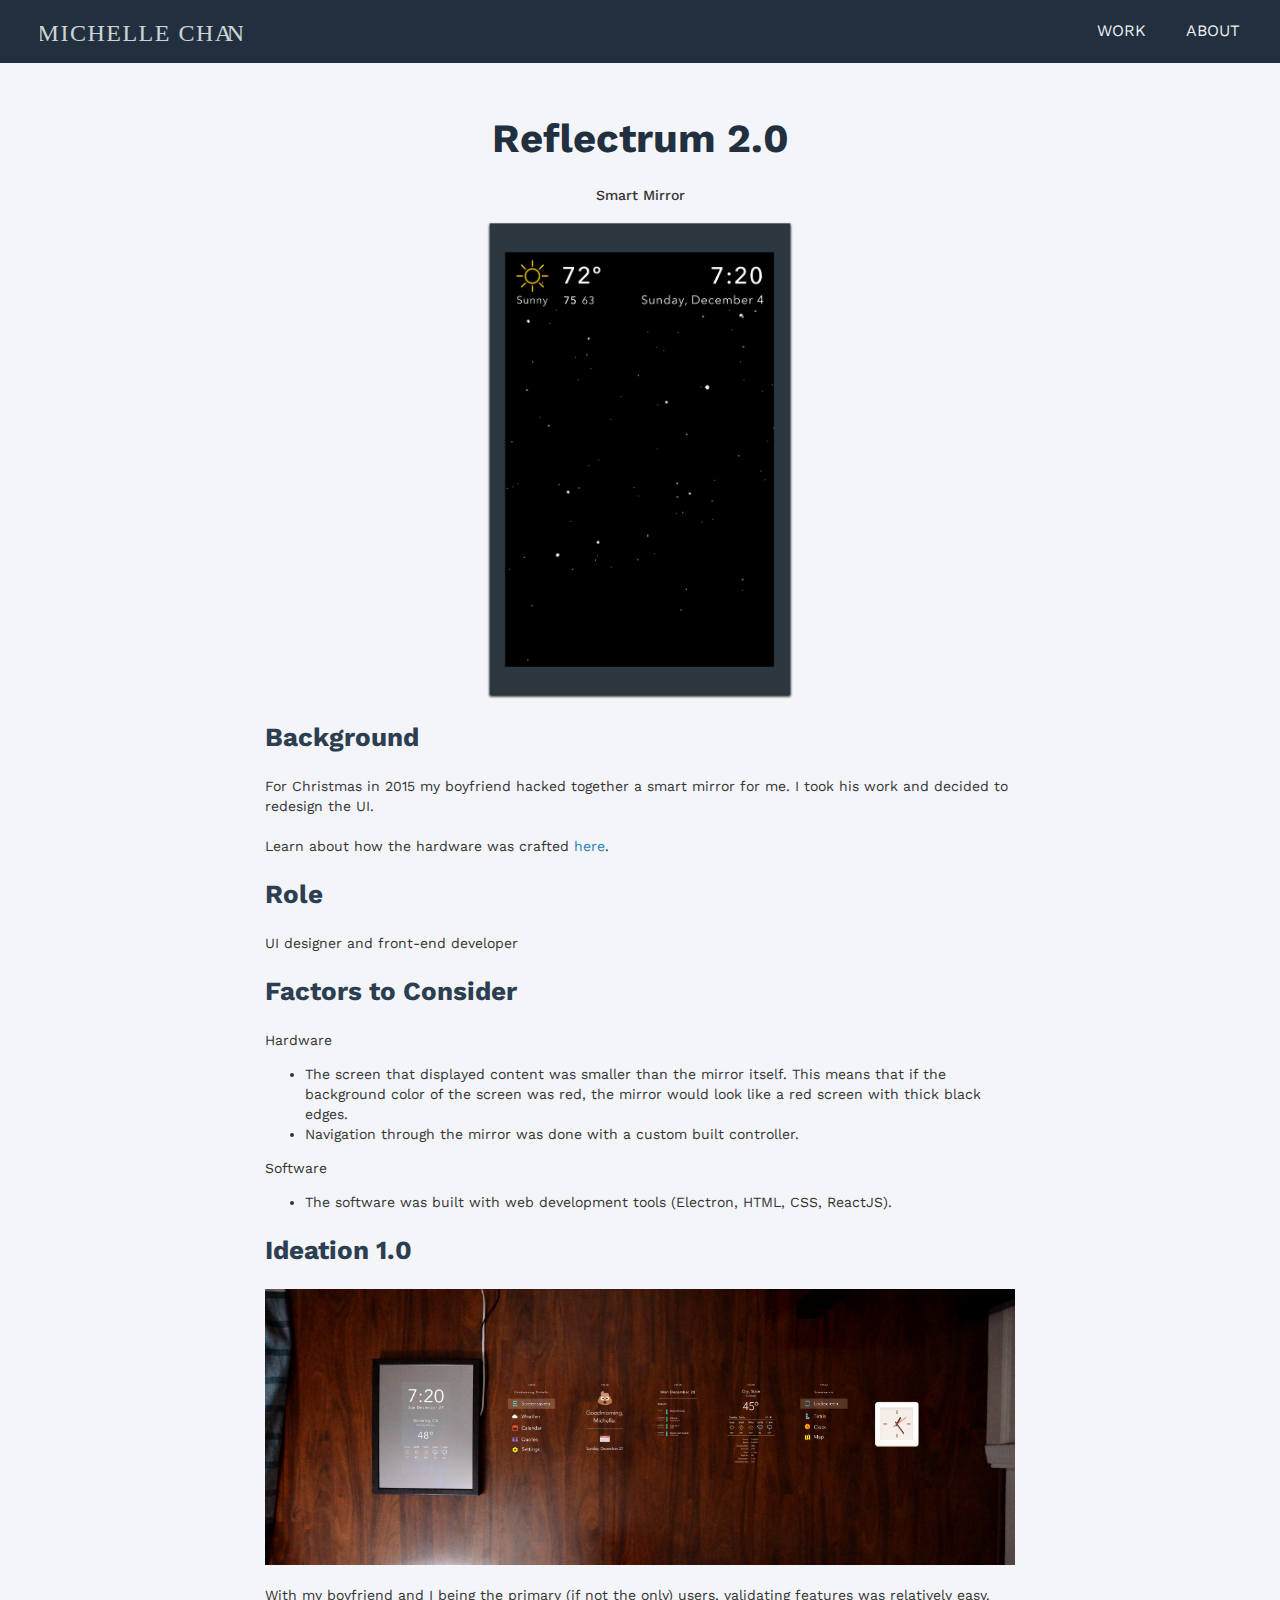
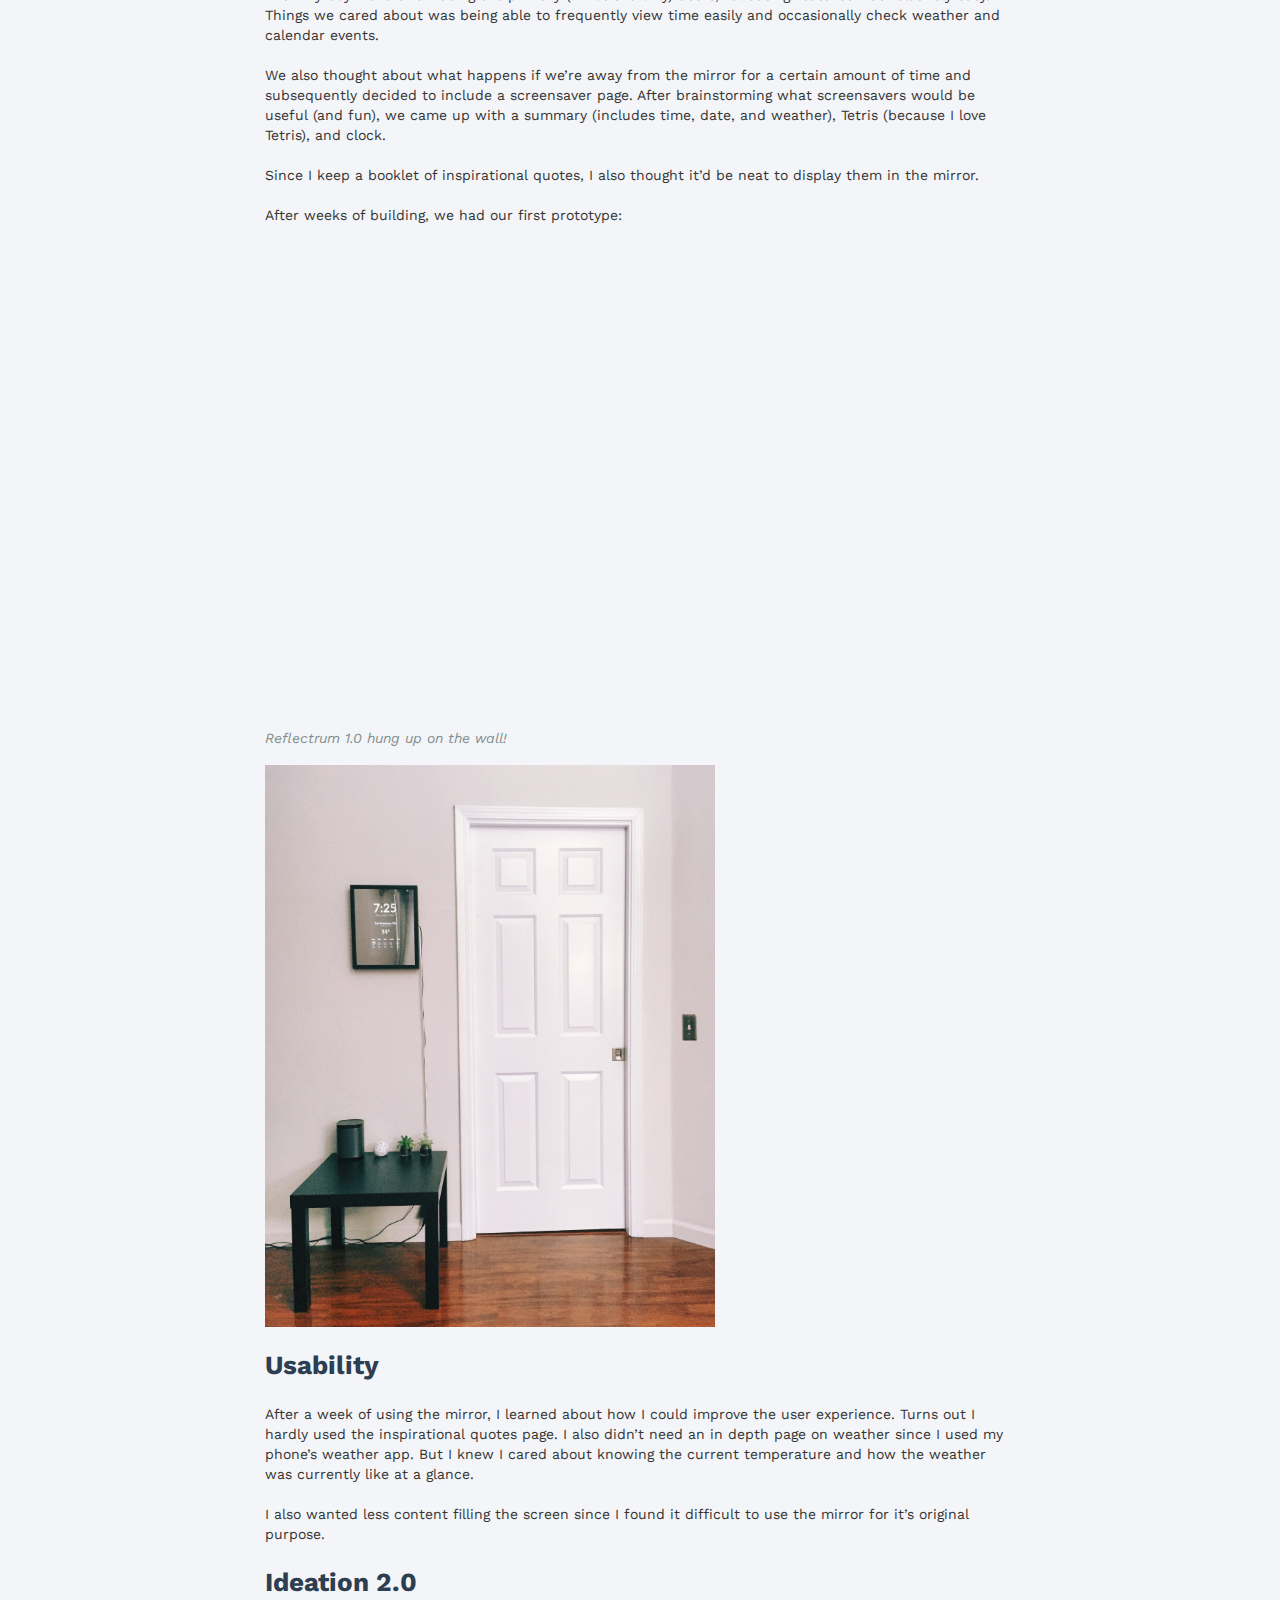
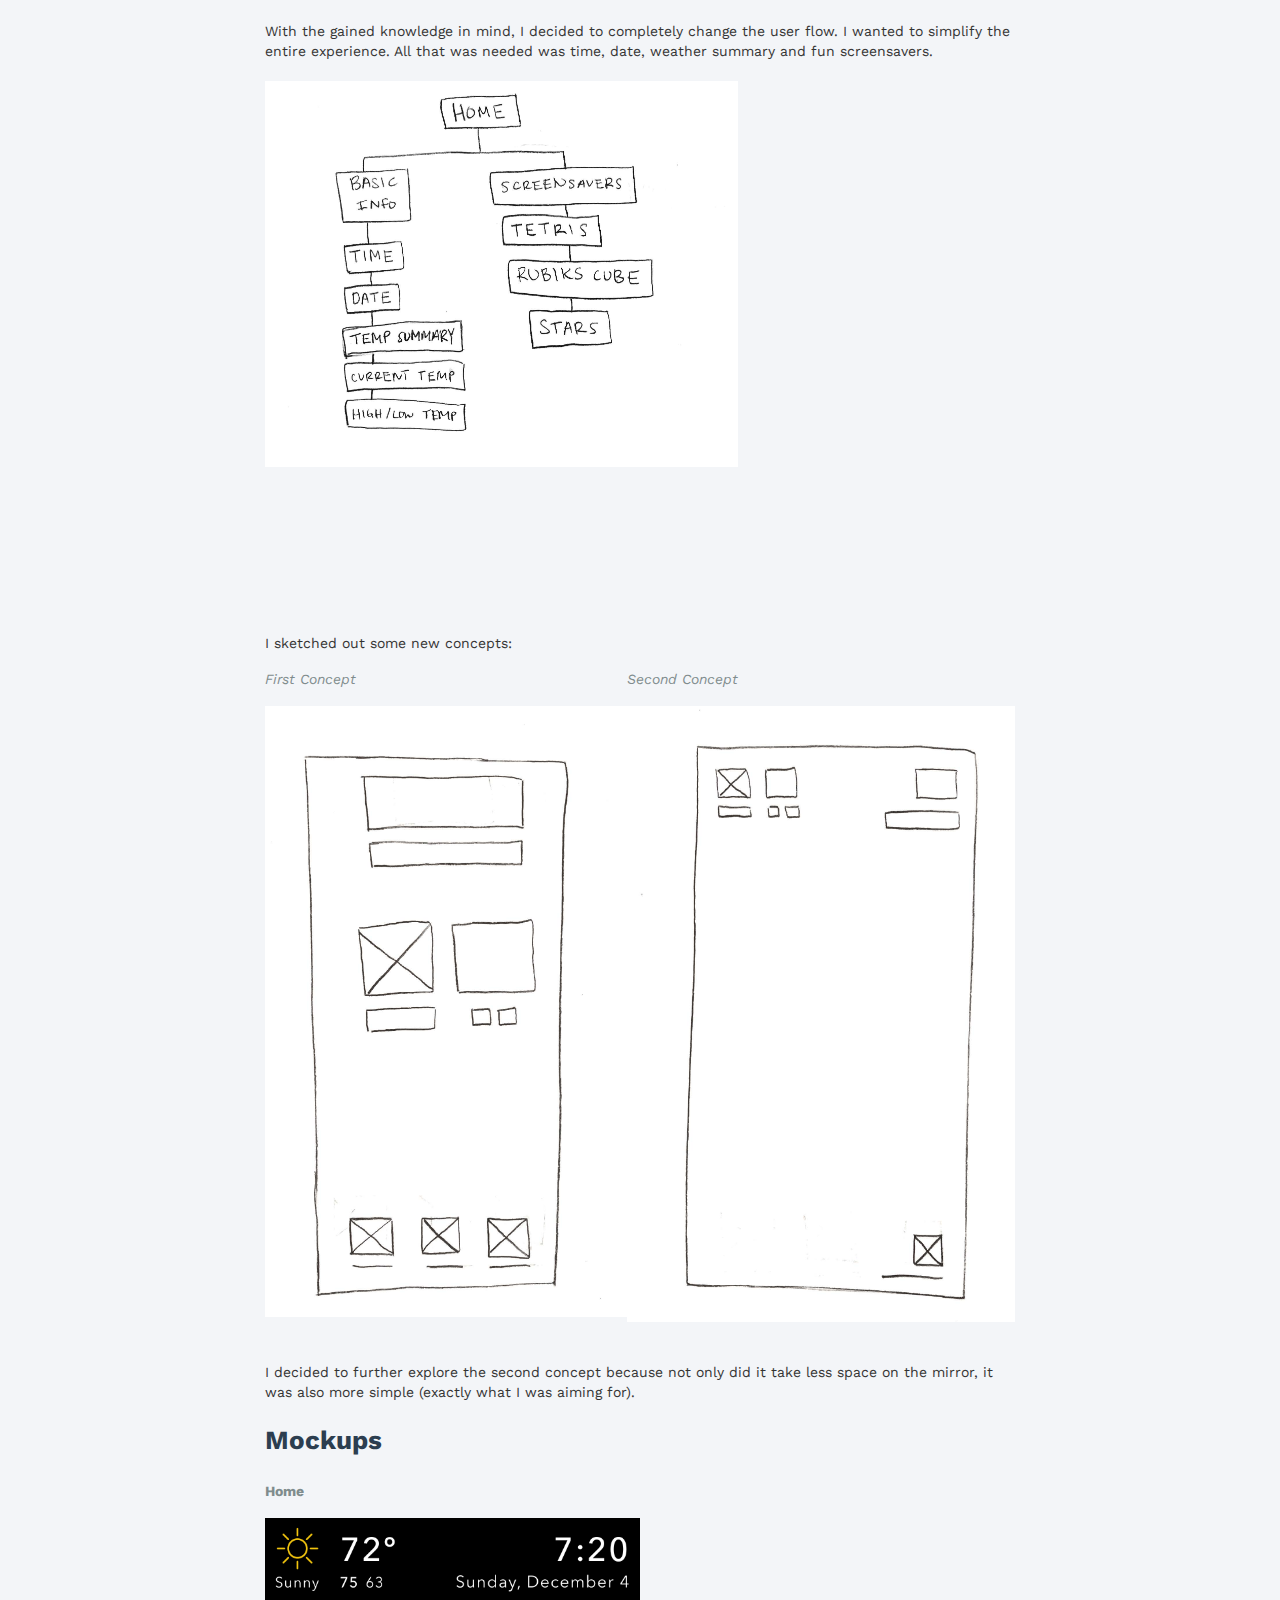
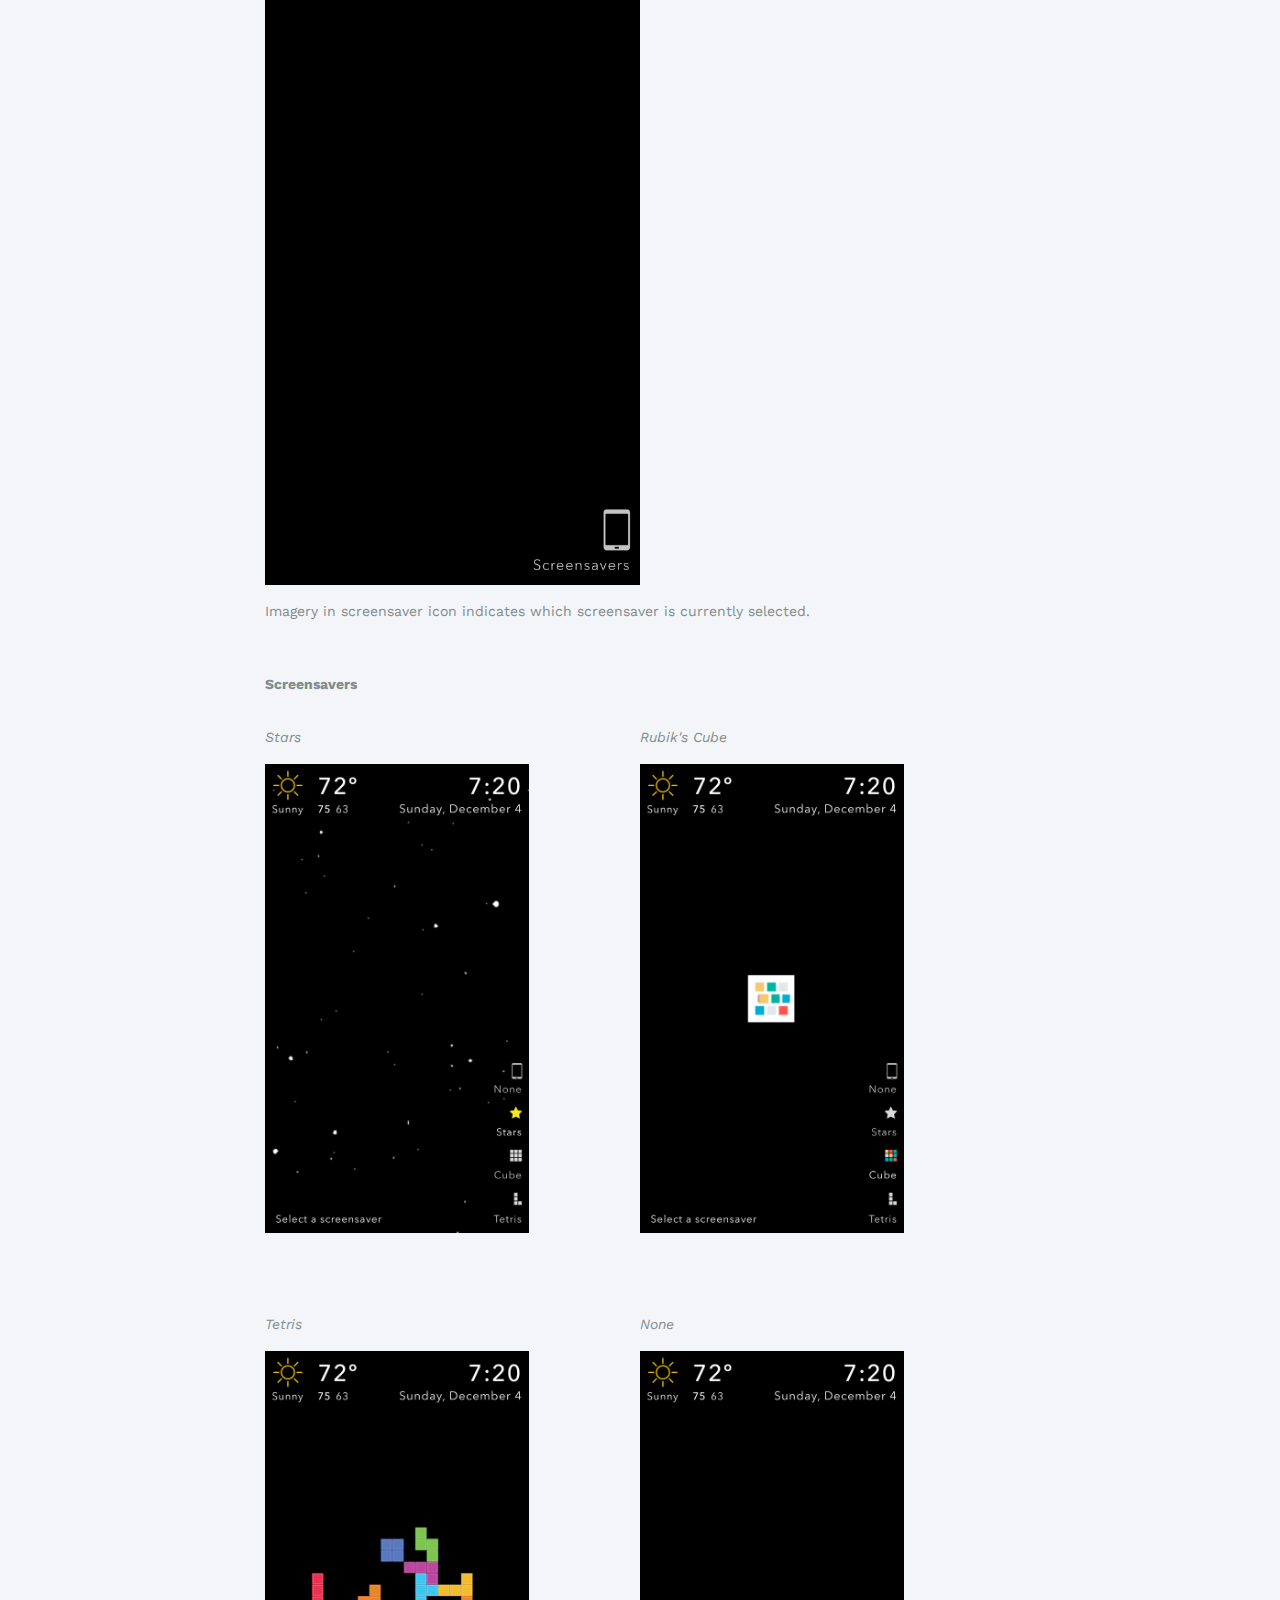
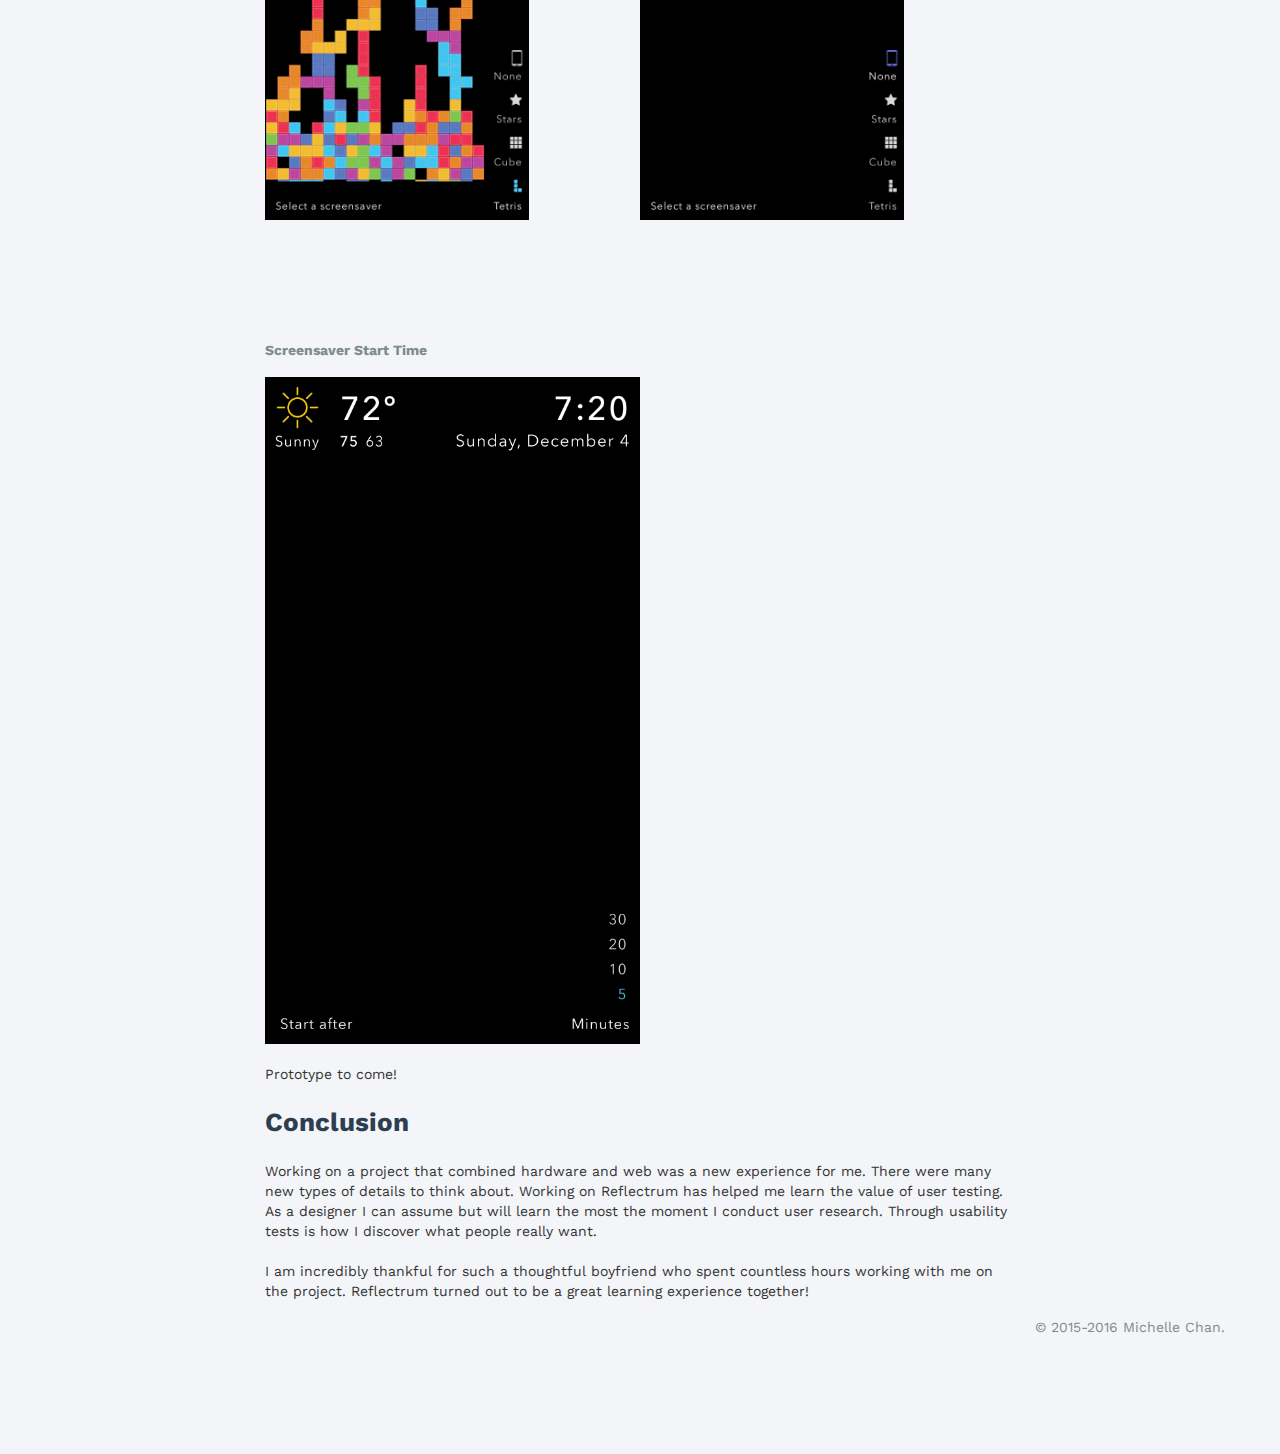
<file: reflectrum.html>
<!DOCTYPE html>
<html>
  <head>
    <meta charset="utf-8">
    <title>Reflectrum 2.0</title>
    <meta name="viewport" content="width=device-width, initial-scale=1.0">
    <link href='https://fonts.googleapis.com/css?family=Work+Sans|Lato|Varela+Round' rel='stylesheet' type='text/css'>
    <link href="css/bootstrap.min.css" rel="stylesheet">
    <link href="http://netdna.bootstrapcdn.com/font-awesome/4.1.0/css/font-awesome.min.css" rel="stylesheet">
    <link href="css/flexslider.css" rel="stylesheet" >
    <link href="css/projects.css" rel="stylesheet">
    <!-- <link href="css/styles.css" rel="stylesheet"> -->
    <link href="css/queries.css" rel="stylesheet">
    <link href="css/animate.css" rel="stylesheet">
    <link href="css/normalize.css" rel="stylesheet">
    <link href="css/component.css" rel="stylesheet">
  </head>
  <body>
    <section class="dark-bg text-center section-padding contact-wrap" id="contact">
      <!-- <a href="#top" class="up-btn"><i class="fa fa-chevron-up"></i></a> -->
      <div class="nav2">
        <div class="left">
          <a href="index.html"><div class="logo"><img src="img/logo.svg"></div></a>
        </div>
        <div class="right">
          <div class="portfolio2">
            <a href="index.html#portfolio" class="link">WORK</a>
          </div>
          <div class="about2">
            <a href="about.html" class="link">ABOUT</a>
          </div>
        </div>
      </div>
      <div class="container">
        <div class="row" style="display: flex;">
          <div class="col-md-8" style="margin: auto;">
            <div class="animated fadeInDown">
              <h1 class="aboutTitle">Reflectrum 2.0</h1>
              <h4 class="designTitle">Smart Mirror</h4>
            </div>
            <div class="animated fadeInUp delay-05s">
              <div class="tesla-picture">
                <img src="img/reflectrum/header.png" style="max-width: 60%; max-height: 60%;">
              </div>
                <b><p class="header1 text-left">Background</p></b>
                  <div class="text-left">
                    For Christmas in 2015 my boyfriend hacked together a smart mirror for me. I took his work and decided to redesign the UI.
                    <br><br>
                    Learn about how the hardware was crafted <a href="https://hackaday.io/project/9026-reflectrum-smart-mirror">here</a>.
                  </div>
                <b><p class="header1 text-left">Role</p></b>
                  <div class="text-left">
                    UI designer and front-end developer
                  </div>
                <b><p class="header1 text-left">Factors to Consider</p></b>
                  <div class="text-left">
                    Hardware
                    <ul>
                      <li>The screen that displayed content was smaller than the mirror itself. This means that if the background color of the screen was red, the mirror would look like a red screen with thick black edges.</li>
                      <li>Navigation through the mirror was done with a custom built controller.</li>
                    </ul>
                    Software
                    <ul>
                      <li>The software was built with web development tools (Electron, HTML, CSS, ReactJS).</li>
                    </ul>
                  </div>
                <b><p class="header1 text-left">Ideation 1.0</p></b>
                  <div class="text-left">
                    <img src="img/reflectrum/screens.jpg" style="max-width: 100%; max-height: 100%;">
                    <br><br>
                    With my boyfriend and I being the primary (if not the only) users, validating features was relatively easy. Things we cared about was being able to frequently view time easily and occasionally check weather and calendar events.
                    <br><br>
                    We also thought about what happens if we’re away from the mirror for a certain amount of time and subsequently decided to include a screensaver page. After brainstorming what screensavers would be useful (and fun), we came up with a summary (includes time, date, and weather), Tetris (because I love Tetris), and clock.
                    <br><br>
                    Since I keep a booklet of inspirational quotes, I also thought it’d be neat to display them in the mirror.
                    <br><br>
                    After weeks of building, we had our first prototype:
                    <br>
                    <div class="videoWrapper">
                      <iframe width="560" height="315" src="https://www.youtube.com/embed/R5DdSldjd2U" frameborder="0" allowfullscreen></iframe>
                    </div>
                    <br><br>
                    <div class="text-left">
                      <p><i>Reflectrum 1.0 hung up on the wall!</i></p>
                      <img src="img/reflectrum/mirror.jpg" style="max-width: 60%; max-height: 60%;">
                    </div>
                  </div>
                  <b><p class="header1 text-left">Usability</p></b>
                    <div class="text-left">
                      After a week of using the mirror, I learned about how I could improve the user experience. Turns out I hardly used the inspirational quotes page. I also didn’t need an in depth page on weather since I used my phone’s weather app. But I knew I cared about knowing the current temperature and how the weather was currently like at a glance.
                      <br><br>
                      I also wanted less content filling the screen since I found it difficult to use the mirror for it’s original purpose.
                    </div>
                <b><p class="header1 text-left">Ideation 2.0</p></b>
                  <div class="text-left">
                    With the gained knowledge in mind, I decided to completely change the user flow. I wanted to simplify the entire experience. All that was needed was time, date, weather summary and fun screensavers.
                    <br><br>
                    <img src="img/reflectrum/ia.png" style="max-width: 90%; max-height: 90%;">
                    <br>
                    I sketched out some new concepts:
                    <div style="display: flex; flex-direction: row;">
                      <div>
                        <p><i>First Concept</i></p>
                        <img src="img/reflectrum/first.png" style="max-width: 100%; max-height: 100%;">
                      </div>
                      <div>
                        <p><i>Second Concept</i></p>
                        <img src="img/reflectrum/second.png" style="max-width: 100%; max-height: 100%;">
                      </div>
                    </div>
                    <br><br>
                    I decided to further explore the second concept because not only did it take less space on the mirror, it was also more simple (exactly what I was aiming for).
                  </div>
                <b><p class="header1 text-left">Mockups</p></b>
                  <div class="text-left">
                    <p><b>Home</b></p>
                    <img src="img/reflectrum/home.png" style="max-width: 50%; max-height: 50%;">
                    <p>Imagery in screensaver icon indicates which screensaver is currently selected.</p>
                    <br>
                    <p><b>Screensavers</b></p>
                    <div style="display: flex; flex-direction: row;">
                      <div>
                        <p><i>Stars</i></p>
                        <img src="img/reflectrum/screensaver_stars.png" style="max-width: 80%; max-height: 80%;">
                      </div>
                      <div>
                        <p><i>Rubik's Cube</i></p>
                        <img src="img/reflectrum/screensaver_cube.png" style="max-width: 80%; max-height: 80%;">
                      </div>
                    </div>
                    <div style="display: flex; flex-direction: row;">
                      <div>
                        <p><i>Tetris</i></p>
                        <img src="img/reflectrum/screensaver_tetris.png" style="max-width: 80%; max-height: 80%;">
                      </div>
                      <div>
                        <p><i>None</i></p>
                        <img src="img/reflectrum/screensaver_none.png" style="max-width: 80%; max-height: 80%;">
                      </div>
                    </div>
                    <br><br>
                    <p><b>Screensaver Start Time</b></p>
                    <img src="img/reflectrum/screensaver_startafter.png" style="max-width: 50%; max-height: 50%;">
                    <br><br>
                    Prototype to come!
                  </div>
                <b><p class="header1 text-left">Conclusion</p></b>
                <div class="text-left">
                  Working on a project that combined hardware and web was a new experience for me. There were many new types of details to think about. Working on Reflectrum has helped me learn the value of user testing. As a designer I can assume but will learn the most the moment I conduct user research. Through usability tests is how I discover what people really want.
                  <br><br>
                  I am incredibly thankful for such a thoughtful boyfriend who spent countless hours working with me on the project. Reflectrum turned out to be a great learning experience together!
                </div>
              </div>
          </div>
        </div>

      <div class="container">
        <div class="row">
          <div class="col-md-6">
            <ul class="legals">
            </ul>
          </div>
          <div class="col-md-6 credit">
            <p>© 2015-2016 Michelle Chan.</p>
          </div>
        </div>
      </div>
    </footer>
  </body>
</html>
</file>
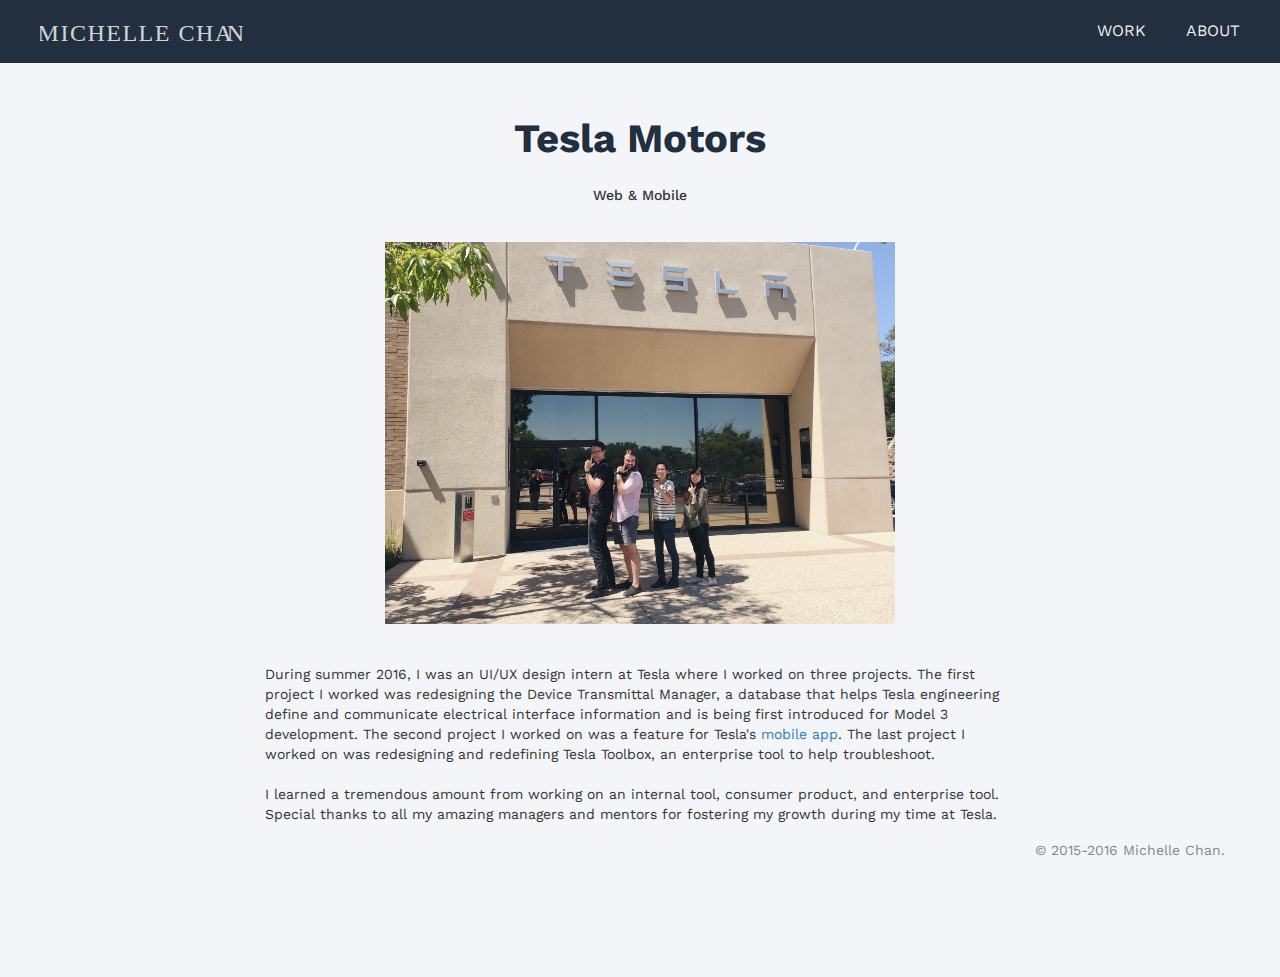
<file: tesla.html>
<!DOCTYPE html>
<html>
  <head>
    <meta charset="utf-8">
    <title>Tesla Motor</title>
    <link href='http://fonts.googleapis.com/css?family=Varela+Round|Lato|Work+Sans' rel='stylesheet' type='text/css'>
    <link href="css/bootstrap.min.css" rel="stylesheet">
    <link href="http://netdna.bootstrapcdn.com/font-awesome/4.1.0/css/font-awesome.min.css" rel="stylesheet">
    <link href="css/flexslider.css" rel="stylesheet" >
    <link href="css/projects.css" rel="stylesheet">
    <!-- <link href="css/styles.css" rel="stylesheet"> -->
    <link href="css/queries.css" rel="stylesheet">
    <link href="css/animate.css" rel="stylesheet">
    <link href="css/normalize.css" rel="stylesheet">
    <link href="css/component.css" rel="stylesheet">
  </head>
  <body>
    <section class="dark-bg text-center section-padding contact-wrap" id="contact">
      <!-- <a href="#top" class="up-btn"><i class="fa fa-chevron-up"></i></a> -->
      <div class="nav2">
        <div class="left">
          <a href="index.html"><div class="logo"><img src="img/logo.svg"></div></a>
        </div>
        <div class="right">
          <div class="portfolio2">
            <a href="index.html#portfolio" class="link">WORK</a>
          </div>
          <div class="about2">
            <a href="about.html" class="link">ABOUT</a>
          </div>
        </div>
      </div>
      <div class="container">
        <div class="row" style="display: flex;">
          <div class="col-md-8" style="margin: auto;">
            <div class="animated fadeInDown">
              <h1 class="aboutTitle">Tesla Motors</h1>
              <h4 class="designTitle">Web & Mobile</h4>
            </div>
              <br>
              <div class="animated fadeInUp delay-05s">
                <div style="margin-left: 120px; margin-right: 120px;">
                  <img src="img/tesla/teslagroup.jpg" style="max-width: 100%; max-height: 100%;">
                </div>
                <!-- <br>
                Picture I took of the Model 3 -->
                <!-- <b><p class="header1 text-left">Background</p></b> -->
                  <br><br>
                  <div class="text-left">
                    During summer 2016, I was an UI/UX design intern at Tesla where I worked on three projects. The first project I worked was redesigning the Device Transmittal Manager, a database that helps Tesla engineering define and communicate electrical interface information and is being first introduced for Model 3 development. The second project I worked on was a feature for Tesla's <a href="https://www.teslamotors.com/support/android-and-iphone-app">mobile app</a>. The last project I worked on was redesigning and redefining Tesla Toolbox, an enterprise tool to help troubleshoot.
                    <br><br>
                    I learned a tremendous amount from working on an internal tool, consumer product, and enterprise tool. Special thanks to all my amazing managers and mentors for fostering my growth during my time at Tesla.
                  </div>
                </div>
          </div>
        </div>

      <div class="container">
        <div class="row">
          <div class="col-md-6">
            <ul class="legals">
            </ul>
          </div>
          <div class="col-md-6 credit">
            <p>© 2015-2016 Michelle Chan.</p>
          </div>
        </div>
      </div>
    </footer>
  </body>
</html>
</file>
<file: css/queries.css>
/* 320px (iPhone) */
@media screen and (max-width:320px) {
}
/* 480px (WVGA - Low End Windows Phone) */
@media screen and (max-width:480px) {
	.wrapper { background: #f3f5f8; height: 640px; }
	.iphone { display: none; }
	.fluid-white { display: none; }
	.wp2, .wp4, .wp5, .light-box { margin-bottom: 30px; }
	.legals { text-align: center; margin: 0; padding: 0; }
	.credit { text-align: center; }
}
/* xGA iPad */
@media screen and (max-width:1024px) {
	.wp3 { background-position: 50px 0; }
	.swag { background-attachment: scroll; }
	.subscribe { background-attachment: scroll; }
}
/* 1200px (Small Desktop, Netbook) */
@media screen and (max-width:1280px) {
	.wp3 { background-position: 50px 0; }
}
/* Bootstrap 990px Breakpoint to 480px */
@media screen and (min-width:480px) and (max-width:991px) {
	.iphone { display: none; }
	.fluid-white { display: none; }
	.wrapper { background: #f3f5f8; height: 540px; }
	.wp2, .wp4, .wp5, .light-box { margin-bottom: 30px; }
	.legals { text-align: center; margin: 0; padding: 0; }
	.credit { text-align: center; }
}
</file>
<file: css/component.css>
/* Header */
.large-header {
	position: relative;
	width: 100%;
	/*background: #333;*/
	overflow: visible;
	background-size: cover;
	background-position: center center;
	z-index: 1;
}

.hero {
	height: 800px;
}

.demo-1 .large-header {
	/*background-image: url('../img/demo-1-bg.jpg');*/
}

.demo-2 .large-header {
	background-image: url('../img/demo-2-bg.jpg');
	background-position: center bottom;
}

.demo-3 .large-header {
	background: #7f8c8d;
}

.demo-4 .large-header {
	background: #f9f1e9;
}

.main-title {
	position: absolute;
	margin: 0;
	padding: 0;
	color: #f9f1e9;
	text-align: center;
	top: 50%;
	left: 50%;
	-webkit-transform: translate3d(-50%,-50%,0);
	transform: translate3d(-50%,-50%,0);
}

.demo-1 .main-title,
.demo-3 .main-title {
	text-transform: uppercase;
	font-size: 4.2em;
	letter-spacing: 0.1em;
}

.demo-2 .main-title {
	font-family: 'Clicker Script', cursive;
	font-weight: normal;
	font-size: 8em;
	padding-left: 10px;
	text-shadow: 2px 2px 4px rgba(0,0,0,0.4);
}

.demo-2 .main-title::before {
	content: '';
	width: 20vw;
	height: 20vw;
	min-width: 3.5em;
	min-height: 3.5em;
	background: url(../img/deco.svg) no-repeat center center;
	background-size: cover;
	position: absolute;
	top: 50%;
	left: 50%;
	border-radius: 50%;
	z-index: -1;
	-webkit-transform: translate3d(-50%,-50%,0);
	transform: translate3d(-50%,-50%,0);
}

.demo-3 .main-title {
	padding: 10px 40px;
	border: 10px double #f9f1e9;
	text-transform: uppercase;
	font-family: Londrina Outline, sans-serif;
}

.demo-4 .main-title {
	font-size: 6em;
	font-weight: 300;
	padding: 10px 30px;
	text-transform: uppercase;
	color: #222;
}

.main-title .thin {
	font-weight: 200;
}

@media only screen and (max-width : 768px) {
	.demo-1 .main-title,
	.demo-3 .main-title,
	.demo-4 .main-title {
		font-size: 3em;
	}

	.demo-2 .main-title {
		font-size: 4em;
	}
}
</file>
<file: css/styles.css>
/* ! normalize.css v1.0.0 | MIT License | git.io/normalize */

/* ==========================================================================
HTML5 display definitions
========================================================================== */

/* * Corrects `block` display not defined in IE 6/7/8/9 and Firefox 3. */

article, aside, details, figcaption, figure, footer, header, hgroup, nav, section, summary { display: block; }
/* * Corrects `inline-block` display not defined in IE 6/7/8/9 and Firefox 3. */
audio, canvas, video { display: inline-block; *display: inline; *zoom: 1; }
/* * Prevents modern browsers from displaying `audio` without controls.
* Remove excess height in iOS 5 devices. */
audio:not([controls]) { display: none; height: 0; }
/* * Addresses styling for `hidden` attribute not present in IE 7/8/9, Firefox 3, * and Safari 4.
* Known issue:no IE 6 support. */
[hidden] { display: none; }
/* ==========================================================================
Base
========================================================================== */
/* * 1. Corrects text resizing oddly in IE 6/7 when body `font-size` is set using
*    `em` units.
* 2. Prevents iOS text size adjust after orientation change, without disabling
*    user zoom. */

html { font-size: 100%; /* 1 */
	-webkit-text-size-adjust: 100%; /* 2 */
-ms-text-size-adjust: 100%; /* 2 */ }
html, html a { -webkit-font-smoothing: antialiased; text-shadow: 1px 1px 1px rgba(0, 0, 0, 0.004); }
/* * Addresses `font-family` inconsistency between `textarea` and other form
* elements. */
html, button, input, select, textarea { font-family: 'Raleway', sans-serif; }
/* * Addresses margins handled incorrectly in IE 6/7. */
body { margin: 0; font-family: 'Work Sans', sans-serif; }
/* ==========================================================================
Links
========================================================================== */
/* * Addresses `outline` inconsistency between Chrome and other browsers. */

a:focus { outline: thin dotted; }
/* * Improves readability when focused and also mouse hovered in all browsers. */
a:active, a:hover { outline: 0; }
/* ==========================================================================
Typography
========================================================================== */
/* * Addresses font sizes and margins set differently in IE 6/7.
* Addresses font sizes within `section` and `article` in Firefox 4+, Safari 5, * and Chrome. */

h1 { font-size: 2em; margin: 0.67em 0; color: #FFFFFF; }
h2 { font-size: 1.5em; margin: 0.83em 0; }
h3 { font-size: 1.17em; margin: 1em 0; }
h4 { font-size: 1em; margin: 1.33em 0; }
h5 { font-size: 0.83em; margin: 1.67em 0; }
h6 { font-size: 0.75em; margin: 2.33em 0; }
/* * Addresses styling not present in IE 7/8/9, Safari 5, and Chrome. */
abbr[title] { border-bottom: 1px dotted; }
/* * Addresses style set to `bolder` in Firefox 3+, Safari 4/5, and Chrome. */
b, strong { font-weight: bold;}
blockquote { margin: 1em 40px; }
/* * Addresses styling not present in Safari 5 and Chrome. */
dfn { font-style: italic; }
/* * Addresses styling not present in IE 6/7/8/9. */
mark { background: #ff0; color: #000; }
/* * Addresses margins set differently in IE 6/7. */
p, pre { margin: 1em 0; }
/* * Corrects font family set oddly in IE 6, Safari 4/5, and Chrome. */
code, kbd, pre, samp { font-family: monospace, serif; _font-family: 'courier new', monospace; font-size: 1em; }
/* * Improves readability of pre-formatted text in all browsers. */
pre { white-space: pre; white-space: pre-wrap; word-wrap: break-word; }
/* * Addresses CSS quotes not supported in IE 6/7. */
q { quotes: none; }
/* * Addresses `quotes` property not supported in Safari 4. */
q:before, q:after { content: ''; content: none; }
small { font-size: 75%; }
/* * Prevents `sub` and `sup` affecting `line-height` in all browsers. */
sub, sup { font-size: 75%; line-height: 0; position: relative; vertical-align: baseline; }
sup { top: -0.5em; }
sub { bottom: -0.25em; }
/* ==========================================================================
Lists
========================================================================== */
/* * Addresses margins set differently in IE 6/7. */

dl, menu, ol, ul { margin: 1em 0; }
dd { margin: 0 0 0 40px; }
/* * Addresses paddings set differently in IE 6/7. */
menu, ol, ul { padding: 0 0 0 40px; }
/* * Corrects list images handled incorrectly in IE 7. */
nav ul, nav ol { list-style: none; list-style-image: none; }
/* ==========================================================================
Embedded content
========================================================================== */
/* * 1. Removes border when inside `a` element in IE 6/7/8/9 and Firefox 3.
* 2. Improves image quality when scaled in IE 7. */

img { border: 0; /* 1 */
		-ms-interpolation-mode: bicubic; /* 2 */
		transition: opacity .60s ease-in-out;
   -moz-transition: opacity .60s ease-in-out;
   -webkit-transition: opacity .60s ease-in-out;
}

h2, h4 {
	-ms-interpolation-mode: bicubic; /* 2 */
	transition: color .30s ease-in-out;
	-moz-transition: color .30s ease-in-out;
	-webkit-transition: color .30s ease-in-out;
}
/* * Corrects overflow displayed oddly in IE 9. */
svg:not(:root) { overflow: hidden; }
/* ==========================================================================
Figures
========================================================================== */
/* * Addresses margin not present in IE 6/7/8/9, Safari 5, and Opera 11. */

figure { margin: 0; }
/* ==========================================================================
Forms
========================================================================== */
/* * Corrects margin displayed oddly in IE 6/7. */

form { margin: 0; }
/* * Define consistent border, margin, and padding. */
fieldset { border: 1px solid #c0c0c0; margin: 0 2px; padding: 0.35em 0.625em 0.75em; }
/* * 1. Corrects color not being inherited in IE 6/7/8/9.
* 2. Corrects text not wrapping in Firefox 3.
* 3. Corrects alignment displayed oddly in IE 6/7. */
legend { border: 0; /* 1 */
	padding: 0; white-space: normal; /* 2 */
*margin-left: -7px; /* 3 */ }
/* * 1. Corrects font size not being inherited in all browsers.
* 2. Addresses margins set differently in IE 6/7, Firefox 3+, Safari 5, *    and Chrome.
* 3. Improves appearance and consistency in all browsers. */
button, input, select, textarea { font-size: 100%; /* 1 */
	margin: 0; /* 2 */
	vertical-align: baseline; /* 3 */
*vertical-align: middle; /* 3 */ }
/* * Addresses Firefox 3+ setting `line-height` on `input` using ` !important` in
* the UA stylesheet. */
button, input { line-height: normal; }
/* * 1. Avoid the WebKit bug in Android 4.0.* where (2) destroys native `audio`
*    and `video` controls.
* 2. Corrects inability to style clickable `input` types in iOS.
* 3. Improves usability and consistency of cursor style between image-type
*    `input` and others.
* 4. Removes inner spacing in IE 7 without affecting normal text inputs.
*    Known issue:inner spacing remains in IE 6. */
button, html input[type="button"], /* 1 */
input[type="reset"], input[type="submit"] { -webkit-appearance: button; /* 2 */
	cursor: pointer; /* 3 */
*overflow: visible; /* 4 */ }
/* * Re-set default cursor for disabled elements. */
button[disabled], input[disabled] { cursor: default; }
/* * 1. Addresses box sizing set to content-box in IE 8/9.
* 2. Removes excess padding in IE 8/9.
* 3. Removes excess padding in IE 7.
*    Known issue:excess padding remains in IE 6. */
input[type="checkbox"], input[type="radio"] { box-sizing: border-box; /* 1 */
	padding: 0; /* 2 */
	*height: 13px; /* 3 */
*width: 13px; /* 3 */ }
/* * 1. Addresses `appearance` set to `searchfield` in Safari 5 and Chrome.
* 2. Addresses `box-sizing` set to `border-box` in Safari 5 and Chrome
*    (include `-moz` to future-proof). */
input[type="search"] { -webkit-appearance: textfield; /* 1 */
	-moz-box-sizing: content-box; -webkit-box-sizing: content-box; /* 2 */
box-sizing: content-box; }
/* * Removes inner padding and search cancel button in Safari 5 and Chrome
* on OS X. */
input[type="search"]::-webkit-search-cancel-button, input[type="search"]::-webkit-search-decoration { -webkit-appearance: none; }
/* * Removes inner padding and border in Firefox 3+. */
button::-moz-focus-inner, input::-moz-focus-inner { border: 0; padding: 0; }
/* * 1. Removes default vertical scrollbar in IE 6/7/8/9.
* 2. Improves readability and alignment in all browsers. */
textarea { overflow: auto; /* 1 */
vertical-align: top; /* 2 */ }
/* ==========================================================================
Tables
========================================================================== */
/* * Remove most spacing between table cells. */
table { border-collapse: collapse; border-spacing: 0; }
/* ==========================================================================
Global Styles
========================================================================== */
a { color: #2980b9; -webkit-transition: all 0.5s; -moz-transition: all 0.5s; -o-transition: all 0.5s; transition: all 0.5s; }
a:hover, a:focus { color: #527191; text-decoration: none; }
p { color: #7f8c8d; word-spacing: 0px; line-height: 25px; font-size: 14px; }
h2 { font-size: 15px; color: #4A4A4A; text-transform: uppercase; font-weight: bold; }
/*h2::after { content: " "; border: solid 2px #3498db; display: block; width: 35px; margin: 25px auto; }*/
.section-padding { padding: 90px 0 100px }
.dark-bg { background: #f3f5f8; }
.light-bg { background-color: #fff; }
.dark-box { background: #f3f5f8; -webkit-box-shadow: 0px 3px 0px 0px #f0f2f4; -moz-box-shadow: 0px 3px 0px 0px #f0f2f4; box-shadow: 0px 3px 0px 0px #f0f2f4; }
.light-box { background-color: #fff; -webkit-box-shadow: 0px 3px 0px 0px #f0f2f4; -moz-box-shadow: 0px 3px 0px 0px #f0f2f4; box-shadow: 0px 3px 0px 0px #f0f2f4; padding: 20px 0; }
.light-box:hover, .light-box:focus { -webkit-box-shadow: 0px 3px 0px 0px #3498db; -moz-box-shadow: 0px 3px 0px 0px #3498db; box-shadow: 0px 3px 0px 0px #3498db; }
.box-hover { transition: all 500ms ease-in-out; -webkit-transition: all 500ms ease-in-out; -moz-transition: all 500ms ease-in-out; -o-transition: all 500ms ease-in-out; }
.box-hover:hover, .box-hover:focus { transform: translate(0, -15px); -webkit-transform: translate(0, -15px); -ms-transform: translate(0, -15px); }
.wrapper { height: 650px; }
.nopadding { padding: 0; }
.inner { padding-top: 170px; }
/* ==========================================================================
Navigation
========================================================================== */
nav { background-color: #242830; margin-top: -1px; }
nav ul { list-style: none; padding: 0; }
nav ul li { color: rgba(255, 255, 255, 0.6); display: block; border-bottom: 1px dotted rgba(255, 255, 255, 0.2); transition: all 0.5s ease; -moz-transition: all 0.5s ease; -webkit-transition: all 0.5s ease; -o-transition: all 0.5s ease; padding-left: 0; position: relative; }
nav ul li:last-child { border: none; }
nav ul li a { color: rgba(255, 255, 255, 0.6); display: block; padding: 20px; transition: all 0.5s ease; -moz-transition: all 0.5s ease; -webkit-transition: all 0.5s ease; -o-transition: all 0.5s ease; padding-left: 0; position: relative; }
nav ul li a:hover, nav ul li a:focus { text-decoration: none; color: rgba(255, 255, 255, 1); }
#nav-toggle { position: absolute; right: 15px; top: 0; }
#nav-toggle { cursor: pointer; padding: 10px 35px 16px 0px; }
#nav-toggle span, #nav-toggle span:before, #nav-toggle span:after { cursor: pointer; border-radius: 1px; -moz-border-radius: 1px; -webkit-border-radius: 1px; -o-border-radius: 1px; height: 5px; width: 35px; background: #353535; position: absolute; display: block; content: ''; }
#nav-toggle span:before { top: -10px; }
#nav-toggle span:after { bottom: -10px; }
#nav-toggle span, #nav-toggle span:before, #nav-toggle span:after { transition: all 500ms ease-in-out; -webkit-transition: all 500ms ease-in-out; -moz-transition: all 500ms ease-in-out; -o-transition: all 500ms ease-in-out; }
#nav-toggle.active span { background-color: transparent; }
#nav-toggle.active span:before, #nav-toggle.active span:after { top: 0; }
#nav-toggle.active span:before { transform: rotate(45deg); -webkit-transform: rotate(45deg); -ms-transform: rotate(45deg); }
#nav-toggle.active span:after { transform: translateY(-10px) rotate(-45deg); -webkit-transform: translateY(-10px) rotate(-45deg); -ms-transform: translateY(-10px) rotate(-45deg); top: 10px; }
.navicon { position: relative; height: 26px; }
.indicator { position: absolute; right: 0 !important; }
.pull { display: none; }
/* ==========================================================================
Hero
========================================================================== */
.hero { background: url('../img/sky-sunset-night-space.png') no-repeat center center; -webkit-background-size: cover; -moz-background-size: cover; -o-background-size: cover; background-size: cover; padding: 65px 0 300px 0; height: auto; }
.hero h1 { font-size: 40px; letter-spacing: 12px; margin: 10px; }
.hero h1 span { color: #E1E1E1; display: inline-block; }
.hero p { letter-spacing: 1px; }
.learn-more-btn { background: rgba(61, 201, 179, 1); padding: 20px 40px; border-radius: 5px; -moz-border-radius: 5px; -webkit-border-radius: 5px; -o-border-radius: 5px; color: #fff; text-transform: uppercase; letter-spacing: 1px; display: inline-block; -webkit-box-shadow: 0px 3px 0px 0px #309383; -moz-box-shadow: 0px 3px 0px 0px #309383; box-shadow: 0px 3px 0px 0px #309383; margin: 60px 0 0; font-weight: bold; }
.learn-more-btn:hover, .learn-more-btn:focus { background: rgba(61, 201, 179, 0.6); color: #fff; }
/* ==========================================================================
Intro
========================================================================== */
.intro { background: #f3f5f8; }
.intro p { margin: 50px 0 0; }
h1.arrow { font-size: 15px; text-transform: uppercase; color: #353535; letter-spacing: 1px; background: url('../img/h1-bg.png') no-repeat center bottom; padding-bottom: 30px; font-weight: bold; }
/* ==========================================================================
Features
========================================================================== */
.features-wrapper, .team-wrapper { margin: 70px 0 0; }
.shadow { text-shadow: rgb(55, 181, 161) 1px 1px, rgb(55, 181, 161) 2px 2px, rgb(55, 181, 161) 3px 3px, rgb(55, 181, 161) 4px 4px, rgb(55, 181, 161) 5px 5px, rgb(55, 181, 161) 6px 6px, rgb(55, 181, 161) 7px 7px, rgb(55, 181, 161) 8px 8px, rgb(55, 181, 161) 9px 9px, rgb(55, 181, 161) 10px 10px, rgb(55, 181, 161) 11px 11px, rgb(55, 181, 161) 12px 12px, rgb(55, 182, 162) 13px 13px, rgb(55, 183, 163) 14px 14px, rgb(56, 184, 164) 15px 15px, rgb(56, 185, 165) 16px 16px, rgb(56, 186, 166) 17px 17px, rgb(57, 187, 167) 18px 18px, rgb(57, 188, 168) 19px 19px, rgb(57, 189, 169) 20px 20px, rgb(58, 191, 170) 21px 21px, rgb(58, 192, 171) 22px 22px, rgb(58, 193, 172) 23px 23px, rgb(59, 194, 173) 24px 24px, rgb(59, 195, 174) 25px 25px, rgb(59, 196, 175) 26px 26px, rgb(60, 197, 176) 27px 27px, rgb(60, 198, 177) 28px 28px, rgb(60, 199, 178) 29px 29px, rgb(61, 201, 179) 30px 30px; }
.icon { height: 175px; width: 175px; line-height: 175px; max-width: 100%; background: #3498db; border-radius: 50%; -o-border-radius: 50%; -moz-border-radius: 50%; -webkit-border-radius: 50%; display: block; color: #fff; font-size: 55px; text-align: center; vertical-align: middle; position: relative; margin: 0 auto 50px; }
/* ==========================================================================
iPhone Section
========================================================================== */
.iphone { width: 50%; background: #f3f5f8; float: left; height: 100%; box-shadow: inset -15px -11px 40px -6px rgba(0, 0, 0, 0.1); -moz-box-shadow: inset -15px -11px 40px -6px rgba(0, 0, 0, 0.1); -webkit-box-shadow: inset -15px -11px 40px -6px rgba(0, 0, 0, 0.1); z-index: 1; }
.fluid-white { width: 50%; background: #fff; float: right; height: 100%; z-index: 2; }
.responsive-services { position: relative; }
/* ==========================================================================
Swag
========================================================================== */
.swag { background: url('../img/work.png') no-repeat center center; -webkit-background-size: cover; -moz-background-size: cover; -o-background-size: cover; background-size: cover; background-attachment: fixed; padding: 50px 0; }
.swag h1 { color: #fff; font-size: 40px; text-transform: uppercase; letter-spacing: 5px; }
.swag h1 span { display: block; font-size: 25px; margin-top: 20px; }
.down-arrow-btn { width: 40px; height: 40px; border-radius: 50%; -moz-border-radius: 50%; -webkit-border-radius: 50%; -o-border-radius: 50%; background: rgba(52, 152, 219, 0.8); display: inline-block; margin: 10px auto 20px; color: #fff; font-size: 16px; line-height: 40px; text-align: center; }
.down-arrow-btn:hover, .down-arrow-btn:focus { color: #fff; background: rgba(57, 148, 209, 1); }
/* ==========================================================================
Portfolio
========================================================================== */
.effects { padding-left: 15px; }
.effects .img { position: relative; margin-bottom: 50px; position: relative; z-index: 1; overflow: hidden; }
.effects .img:nth-child(n) { margin-right: 5px; }
.effects .img:first-child { margin-left: -15px; }
.effects .img:last-child { margin-right: 0; }
.effects .img img { display: block; margin: 0; padding: 0; height: auto; }
.overlay { display: block; position: absolute; z-index: 20; background: rgba(100, 194, 158, 0.8); overflow: hidden; transition: all 0.5s; -webkit-transition: all 0.5s; -moz-transition: all 0.5s; -o-transition: all 0.5s; }
a.close-overlay { display: block; position: absolute; top: 0; right: 0; z-index: 100; width: 45px; height: 45px; font-size: 20px; font-weight: 700; color: #fff; line-height: 45px; text-align: center; background-color: #000; cursor: pointer; }
a.close-overlay.hidden { display: none; }
a.expand { display: block; position: absolute; z-index: 100; text-align: center; color: #fff; font-weight: 600; font-size: 14px; text-transform: uppercase; line-height: 30px; }
.overlay-effect .img i { font-size: 30px; }
.overlay-effect .overlay { bottom: 0; left: 0; right: 0; width: 100%; height: 100%; opacity: 0; }
.overlay-effect .overlay a.expand { left: 0; right: 0; bottom: 47%; margin: 0 auto -30px auto; }
.overlay-effect .img.hover .overlay { height: 100%; opacity: 1; }
.img img { width: calc(100%); -webkit-transition: opacity 0.35s, -webkit-transform 0.35s; transition: opacity 0.35s, transform 0.35s; -moz-transition: opacity 0.35s, -moz-transform 0.35s; -o-transition: opacity 0.35s, -o-transform 0.35s; }
/*.img:hover img { -webkit-transform: translate3d(0, 0, 0); transform: translate3d(0, 0, 0); -ms-transform: translate3d(-40px, 0, 0); }*/
.designs { position: absolute; left: 0; right: 0; margin-left: auto; margin-right: auto; top: 50px; }
/* ==========================================================================
Subscribe
========================================================================== */
.subscribe { background: url('../img/keyboard-bg.jpg') no-repeat center center; -webkit-background-size: cover; -moz-background-size: cover; -o-background-size: cover; background-size: cover; background-attachment: fixed; padding: 120px 0 140px; }
.subscribe h1 { color: #fff; margin-bottom: 40px; }
.subscribe h1 span { display: block; font-size: 15px; text-transform: uppercase; font-weight: bold; margin-top: 20px; letter-spacing: 1px; }
.subscribe input[type=text] { background-color: rgba(255, 255, 255, 0.1); border: solid 1px #fff; padding: 20px; width: 30%; color: #fff; }
.subscribe input[type=submit] { background: rgba(61, 201, 179, 0.5); border: solid 1px rgba(61, 201, 179, 0.5); padding: 20px; color: #fff; text-transform: uppercase; letter-spacing: 1px; transition: all 0.5s ease; -moz-transition: all 0.5s ease; -webkit-transition: all 0.5s ease; -o-transition: all 0.5s ease; }
.subscribe input[type=submit]:hover { background: rgba(61, 201, 179, 1); border: solid 1px rgba(61, 201, 179, 1); color: #fff; }
/* ==========================================================================
CTA
========================================================================== */
.ignite-cta { background-color: #242830; padding: 70px 0; }
.ignite-btn { display: inline-block; padding: 25px 40px; color: #fff; border: solid 1px #fff; text-transform: uppercase; font-weight: bold; letter-spacing: 1px; }
.ignite-btn:hover, .ignite-btn:focus { color: #3dc9b3; border: solid 1px #3dc9b3; }
/* ==========================================================================
Team
========================================================================== */
.team img { margin-bottom: 40px; }
ul.social-buttons { list-style: none; margin: 0; padding: 0; }
ul.social-buttons li { display: inline-block; margin-right: 10px; }
ul.social-buttons li:last-child { margin-right: 0; }
.social-btn { width: 40px; height: 40px; border-radius: 50%; -moz-border-radius: 50%; -webkit-border-radius: 50%; -o-border-radius: 50%; background: rgba(33, 47, 62, 1); display: inline-block; color: #fff; font-size: 17px; line-height: 40px; text-align: center; }
.social-btn:hover, .social-btn:focus { background: rgba(46, 64, 93, 0.9); color: #fff; }
.social { margin-top: 25px }
/* ==========================================================================
Contact
========================================================================== */
.up-btn { width: 50px; height: 50px; border-radius: 50%; -moz-border-radius: 50%; -webkit-border-radius: 50%; -o-border-radius: 50%; background: rgba(52, 152, 219, 0.5); display: block; margin: 0 auto; color: #fff; font-size: 18px; line-height: 46px; text-align: center; position: absolute; top: -26px; left: 0; right: 0; margin-left: auto; margin-right: auto; }
.up-btn:hover, up-btn:focus { color: #fff; background: rgba(57, 148, 209, 1); }
.contact-details { margin: 70px 0; }
.contact-details h2 { font-size: 20px; }
.contact-details h2 span { display: block; color: #4A4A4A; text-transform: uppercase; letter-spacing: 1px; font-size: 14px; margin-top: 15px; }
.contact-wrap { position: relative; }
/* ==========================================================================
Footer
========================================================================== */
footer a { color: #a1a9b0; }
footer { background-color: #303840; padding: 15px 30px; }
footer p { color: #fff; }
ul.legals { list-style: none; color: #fff; line-height: 25px; }
ul.legals li { display: inline-block; }
ul.legals li::after { content: " |"; }
ul.legals li:last-child::after { content: ""; }
.legals { text-align: left; }
.credit { text-align: right; }
/* ==========================================================================
FlexSlider Custom CSS
========================================================================== */
#servicesSlider { margin-top: 70px; }
ul.slides li { margin-bottom: 20px; }
/* ==========================================================================
Waypoints
========================================================================== */
.wp1, .wp2, .wp3, .wp4, .wp5, .wp6 { visibility: hidden; }
.bounceInLeft, .bounceInRight, .fadeInUp, .fadeInUpDelay, .fadeInDown, .fadeInUpD, .fadeInLeft, .fadeInRight { visibility: visible; }
.delay-05s { animation-delay: 0.5s; -webkit-animation-delay: 0.5s; }
.delay-1s { animation-delay: 1s; -webkit-animation-delay: 1s; }
.wp3 { background: url('../img/iphone-bg.png') no-repeat center center; background-position: 200px 10px; height: 100%; }

.scroll-down {
	position: absolute;
	left: 50%;
	bottom: -250px;
	border: 2px solid #FFFFFF;
	border-radius: 50%;
	height: 50px;
	width: 50px;
	margin-left: -15px;
	display: block;
	z-index: 10;
    text-align: center;
}

.scroll-down span{
    position: relative;
    color: #50B9FF;
    -webkit-animation-name: drop;
	-webkit-animation-duration: 1s;
	-webkit-animation-timing-function: linear;
	-webkit-animation-delay: 0s;
	-webkit-animation-iteration-count: infinite;
	-webkit-animation-play-state: running;
	animation-name: drop;
	animation-duration: 1s;
	animation-timing-function: linear;
	animation-delay: 0s;
	animation-iteration-count: infinite;
	animation-play-state: running;
}

@-webkit-keyframes drop	{
	0%   { top:0px;  opacity: 0;}
	30%  { top:10px; opacity: 1;}
	100% { top:25px; opacity: 0;}
}

@keyframes drop	{
	0%   { top:0px;  opacity: 0;}
	30%  { top:10px; opacity: 1;}
	100% { top:25px; opacity: 0;}
}

.tagline {
	font-size: 20px;
}

.link {
	color: #ecf0f1;
}

.nav2 {
	background-color: rgba(33, 47, 62, 1);
	position: fixed;
	z-index: 10;
	width: 100%;
	top: 0;
	display: flex;
	justify-content: space-between;
	flex-direction: row;
}

.right, .left {
	display: flex;
	flex-direction: row;
}

.right {
	margin-right: 20px;
}

.logo {
	flex: 1;
	margin: auto;
	padding: 20px 40px;
	font-size: 16px;
	text-align: center;
}

.logo:hover {
	opacity: .9;
}

.home2, .portfolio2, .about2 {
	flex: 1;
	margin: auto;
	padding: 20px;
	font-size: 16px;
	text-align: center;
}

.description {
	font-size: 15px;
	margin: 60px 150px;
}

.designType {
	color: #5C5C5C;
}

.aboutTitle {
	color: rgb(33, 47, 62);
	font-weight: bold;
	margin-bottom: 40px;
	font-size: 40px;
}

.link {
	color: #ecf0f1;
}

.link:hover {
	color: #C7C9CA;
}

.resume {
	border: 1px #5C5C5C solid;
	padding: 15px;
	margin: auto;
}

.work-cards {
	display: flex;
  flex-wrap: wrap;
  justify-content: space-around;
  margin-left: 70px;
  margin-right: 70px;
}

.hero h1 {
	letter-spacing: 12px;
}

@media all and (max-width: 500px) {
	.hero h1 {
		letter-spacing: 0px;
	}

	.nav2 {
		flex-direction: column;
		position: relative;
	}

	.section-padding {
		padding: 0 0 100px;
	}

	.right, .left {
		flex-direction: column;
	}

	.logo, .portfolio2, .about2 {
		padding: 10px;
	}

	.description {
		margin: 10px 10px 40px 10px;
	}

	.work-cards {
	  margin-left: 0px;
	  margin-right: 0px;
	}

}
</file>
<file: css/projects.css>
/* ! normalize.css v1.0.0 | MIT License | git.io/normalize */

/* ==========================================================================
HTML5 display definitions
========================================================================== */

/* * Corrects `block` display not defined in IE 6/7/8/9 and Firefox 3. */

article, aside, details, figcaption, figure, footer, header, hgroup, nav, section, summary { display: block; }
/* * Corrects `inline-block` display not defined in IE 6/7/8/9 and Firefox 3. */
audio, canvas, video { display: inline-block; *display: inline; *zoom: 1; }
/* * Prevents modern browsers from displaying `audio` without controls.
* Remove excess height in iOS 5 devices. */
audio:not([controls]) { display: none; height: 0; }
/* * Addresses styling for `hidden` attribute not present in IE 7/8/9, Firefox 3, * and Safari 4.
* Known issue:no IE 6 support. */
[hidden] { display: none; }
/* ==========================================================================
Base
========================================================================== */
/* * 1. Corrects text resizing oddly in IE 6/7 when body `font-size` is set using
*    `em` units.
* 2. Prevents iOS text size adjust after orientation change, without disabling
*    user zoom. */

html { font-size: 100%; /* 1 */
	-webkit-text-size-adjust: 100%; /* 2 */
-ms-text-size-adjust: 100%; /* 2 */ }
html, html a { -webkit-font-smoothing: antialiased; text-shadow: 1px 1px 1px rgba(0, 0, 0, 0.004); }
/* * Addresses `font-family` inconsistency between `textarea` and other form
* elements. */
html, button, input, select, textarea { font-family: 'Raleway', sans-serif; }
/* * Addresses margins handled incorrectly in IE 6/7. */
body { margin: 0; font-family: 'Work Sans', sans-serif; }
/* ==========================================================================
Links
========================================================================== */
/* * Addresses `outline` inconsistency between Chrome and other browsers. */

a:focus { outline: thin dotted; }
/* * Improves readability when focused and also mouse hovered in all browsers. */
a:active, a:hover { outline: 0; }
/* ==========================================================================
Typography
========================================================================== */
/* * Addresses font sizes and margins set differently in IE 6/7.
* Addresses font sizes within `section` and `article` in Firefox 4+, Safari 5, * and Chrome. */

h1 { font-size: 2em; margin: 0.67em 0; color: #FFFFFF; }
h2 { font-size: 1.5em; margin: 0.83em 0; }
h3 { font-size: 1.17em; margin: 1em 0; }
h4 { font-size: 1em; margin: 1.33em 0; }
h5 { font-size: 0.83em; margin: 1.67em 0; }
h6 { font-size: 0.75em; margin: 2.33em 0; }
/* * Addresses styling not present in IE 7/8/9, Safari 5, and Chrome. */
abbr[title] { border-bottom: 1px dotted; }
/* * Addresses style set to `bolder` in Firefox 3+, Safari 4/5, and Chrome. */
b, strong { font-weight: bold;}
blockquote { margin: 1em 40px; }
/* * Addresses styling not present in Safari 5 and Chrome. */
dfn { font-style: italic; }
/* * Addresses styling not present in IE 6/7/8/9. */
mark { background: #ff0; color: #000; }
/* * Addresses margins set differently in IE 6/7. */
p, pre { margin: 1em 0; }
/* * Corrects font family set oddly in IE 6, Safari 4/5, and Chrome. */
code, kbd, pre, samp { font-family: monospace, serif; _font-family: 'courier new', monospace; font-size: 1em; }
/* * Improves readability of pre-formatted text in all browsers. */
pre { white-space: pre; white-space: pre-wrap; word-wrap: break-word; }
/* * Addresses CSS quotes not supported in IE 6/7. */
q { quotes: none; }
/* * Addresses `quotes` property not supported in Safari 4. */
q:before, q:after { content: ''; content: none; }
small { font-size: 75%; }
/* * Prevents `sub` and `sup` affecting `line-height` in all browsers. */
sub, sup { font-size: 75%; line-height: 0; position: relative; vertical-align: baseline; }
sup { top: -0.5em; }
sub { bottom: -0.25em; }
/* ==========================================================================
Lists
========================================================================== */
/* * Addresses margins set differently in IE 6/7. */

dl, menu, ol, ul { margin: 1em 0; }
dd { margin: 0 0 0 40px; }
/* * Addresses paddings set differently in IE 6/7. */
menu, ol, ul { padding: 0 0 0 40px; }
/* * Corrects list images handled incorrectly in IE 7. */
nav ul, nav ol { list-style: none; list-style-image: none; }
/* ==========================================================================
Embedded content
========================================================================== */
/* * 1. Removes border when inside `a` element in IE 6/7/8/9 and Firefox 3.
* 2. Improves image quality when scaled in IE 7. */

img { border: 0; /* 1 */
		-ms-interpolation-mode: bicubic; /* 2 */
		transition: opacity .60s ease-in-out;
   -moz-transition: opacity .60s ease-in-out;
   -webkit-transition: opacity .60s ease-in-out;
}

h2, h4 {
	-ms-interpolation-mode: bicubic; /* 2 */
	transition: color .30s ease-in-out;
	-moz-transition: color .30s ease-in-out;
	-webkit-transition: color .30s ease-in-out;
}
/* * Corrects overflow displayed oddly in IE 9. */
svg:not(:root) { overflow: hidden; }
/* ==========================================================================
Figures
========================================================================== */
/* * Addresses margin not present in IE 6/7/8/9, Safari 5, and Opera 11. */

figure { margin: 0; }
/* ==========================================================================
Forms
========================================================================== */
/* * Corrects margin displayed oddly in IE 6/7. */

form { margin: 0; }
/* * Define consistent border, margin, and padding. */
fieldset { border: 1px solid #c0c0c0; margin: 0 2px; padding: 0.35em 0.625em 0.75em; }
/* * 1. Corrects color not being inherited in IE 6/7/8/9.
* 2. Corrects text not wrapping in Firefox 3.
* 3. Corrects alignment displayed oddly in IE 6/7. */
legend { border: 0; /* 1 */
	padding: 0; white-space: normal; /* 2 */
*margin-left: -7px; /* 3 */ }
/* * 1. Corrects font size not being inherited in all browsers.
* 2. Addresses margins set differently in IE 6/7, Firefox 3+, Safari 5, *    and Chrome.
* 3. Improves appearance and consistency in all browsers. */
button, input, select, textarea { font-size: 100%; /* 1 */
	margin: 0; /* 2 */
	vertical-align: baseline; /* 3 */
*vertical-align: middle; /* 3 */ }
/* * Addresses Firefox 3+ setting `line-height` on `input` using ` !important` in
* the UA stylesheet. */
button, input { line-height: normal; }
/* * 1. Avoid the WebKit bug in Android 4.0.* where (2) destroys native `audio`
*    and `video` controls.
* 2. Corrects inability to style clickable `input` types in iOS.
* 3. Improves usability and consistency of cursor style between image-type
*    `input` and others.
* 4. Removes inner spacing in IE 7 without affecting normal text inputs.
*    Known issue:inner spacing remains in IE 6. */
button, html input[type="button"], /* 1 */
input[type="reset"], input[type="submit"] { -webkit-appearance: button; /* 2 */
	cursor: pointer; /* 3 */
*overflow: visible; /* 4 */ }
/* * Re-set default cursor for disabled elements. */
button[disabled], input[disabled] { cursor: default; }
/* * 1. Addresses box sizing set to content-box in IE 8/9.
* 2. Removes excess padding in IE 8/9.
* 3. Removes excess padding in IE 7.
*    Known issue:excess padding remains in IE 6. */
input[type="checkbox"], input[type="radio"] { box-sizing: border-box; /* 1 */
	padding: 0; /* 2 */
	*height: 13px; /* 3 */
*width: 13px; /* 3 */ }
/* * 1. Addresses `appearance` set to `searchfield` in Safari 5 and Chrome.
* 2. Addresses `box-sizing` set to `border-box` in Safari 5 and Chrome
*    (include `-moz` to future-proof). */
input[type="search"] { -webkit-appearance: textfield; /* 1 */
	-moz-box-sizing: content-box; -webkit-box-sizing: content-box; /* 2 */
box-sizing: content-box; }
/* * Removes inner padding and search cancel button in Safari 5 and Chrome
* on OS X. */
input[type="search"]::-webkit-search-cancel-button, input[type="search"]::-webkit-search-decoration { -webkit-appearance: none; }
/* * Removes inner padding and border in Firefox 3+. */
button::-moz-focus-inner, input::-moz-focus-inner { border: 0; padding: 0; }
/* * 1. Removes default vertical scrollbar in IE 6/7/8/9.
* 2. Improves readability and alignment in all browsers. */
textarea { overflow: auto; /* 1 */
vertical-align: top; /* 2 */ }
/* ==========================================================================
Tables
========================================================================== */
/* * Remove most spacing between table cells. */
table { border-collapse: collapse; border-spacing: 0; }
/* ==========================================================================
Global Styles
========================================================================== */
a { color: #2980b9; -webkit-transition: all 0.5s; -moz-transition: all 0.5s; -o-transition: all 0.5s; transition: all 0.5s; }
a:hover, a:focus { color: #3498db; text-decoration: none; }
p { color: #7f8c8d; word-spacing: 0px; line-height: 25px; font-size: 14px; }
h2 { font-size: 15px; color: #4A4A4A; text-transform: uppercase; font-weight: bold; }
/*h2::after { content: " "; border: solid 2px #3498db; display: block; width: 35px; margin: 25px auto; }*/
.section-padding { padding: 90px 0 100px }
.dark-bg { background: #f3f5f8; }
.light-bg { background-color: #fff; }
.dark-box { background: #f3f5f8; -webkit-box-shadow: 0px 3px 0px 0px #f0f2f4; -moz-box-shadow: 0px 3px 0px 0px #f0f2f4; box-shadow: 0px 3px 0px 0px #f0f2f4; }
.light-box { background-color: #fff; -webkit-box-shadow: 0px 3px 0px 0px #f0f2f4; -moz-box-shadow: 0px 3px 0px 0px #f0f2f4; box-shadow: 0px 3px 0px 0px #f0f2f4; padding: 20px 0; }
.light-box:hover, .light-box:focus { -webkit-box-shadow: 0px 3px 0px 0px #3498db; -moz-box-shadow: 0px 3px 0px 0px #3498db; box-shadow: 0px 3px 0px 0px #3498db; }
.box-hover { transition: all 500ms ease-in-out; -webkit-transition: all 500ms ease-in-out; -moz-transition: all 500ms ease-in-out; -o-transition: all 500ms ease-in-out; }
.box-hover:hover, .box-hover:focus { transform: translate(0, -15px); -webkit-transform: translate(0, -15px); -ms-transform: translate(0, -15px); }
.wrapper { height: 650px; }
.nopadding { padding: 0; }
.inner { padding-top: 170px; }
/* ==========================================================================
Navigation
========================================================================== */
nav { background-color: #242830; margin-top: -1px; }
nav ul { list-style: none; padding: 0; }
nav ul li { color: rgba(255, 255, 255, 0.6); display: block; border-bottom: 1px dotted rgba(255, 255, 255, 0.2); transition: all 0.5s ease; -moz-transition: all 0.5s ease; -webkit-transition: all 0.5s ease; -o-transition: all 0.5s ease; padding-left: 0; position: relative; }
nav ul li:last-child { border: none; }
nav ul li a { color: rgba(255, 255, 255, 0.6); display: block; padding: 20px; transition: all 0.5s ease; -moz-transition: all 0.5s ease; -webkit-transition: all 0.5s ease; -o-transition: all 0.5s ease; padding-left: 0; position: relative; }
nav ul li a:hover, nav ul li a:focus { text-decoration: none; color: rgba(255, 255, 255, 1); }
#nav-toggle { position: absolute; right: 15px; top: 0; }
#nav-toggle { cursor: pointer; padding: 10px 35px 16px 0px; }
#nav-toggle span, #nav-toggle span:before, #nav-toggle span:after { cursor: pointer; border-radius: 1px; -moz-border-radius: 1px; -webkit-border-radius: 1px; -o-border-radius: 1px; height: 5px; width: 35px; background: #353535; position: absolute; display: block; content: ''; }
#nav-toggle span:before { top: -10px; }
#nav-toggle span:after { bottom: -10px; }
#nav-toggle span, #nav-toggle span:before, #nav-toggle span:after { transition: all 500ms ease-in-out; -webkit-transition: all 500ms ease-in-out; -moz-transition: all 500ms ease-in-out; -o-transition: all 500ms ease-in-out; }
#nav-toggle.active span { background-color: transparent; }
#nav-toggle.active span:before, #nav-toggle.active span:after { top: 0; }
#nav-toggle.active span:before { transform: rotate(45deg); -webkit-transform: rotate(45deg); -ms-transform: rotate(45deg); }
#nav-toggle.active span:after { transform: translateY(-10px) rotate(-45deg); -webkit-transform: translateY(-10px) rotate(-45deg); -ms-transform: translateY(-10px) rotate(-45deg); top: 10px; }
.navicon { position: relative; height: 26px; }
.indicator { position: absolute; right: 0 !important; }
.pull { display: none; }
/* ==========================================================================
Hero
========================================================================== */
.hero { background: url('../img/sky-sunset-night-space.png') no-repeat center center; -webkit-background-size: cover; -moz-background-size: cover; -o-background-size: cover; background-size: cover; padding: 65px 0 300px 0; height: auto; }
.hero h1 { font-size: 40px; letter-spacing: 12px; margin: 10px; }
.hero h1 span { color: #E1E1E1; display: inline-block; }
.hero p { letter-spacing: 1px; }
.learn-more-btn { background: rgba(61, 201, 179, 1); padding: 20px 40px; border-radius: 5px; -moz-border-radius: 5px; -webkit-border-radius: 5px; -o-border-radius: 5px; color: #fff; text-transform: uppercase; letter-spacing: 1px; display: inline-block; -webkit-box-shadow: 0px 3px 0px 0px #309383; -moz-box-shadow: 0px 3px 0px 0px #309383; box-shadow: 0px 3px 0px 0px #309383; margin: 60px 0 0; font-weight: bold; }
.learn-more-btn:hover, .learn-more-btn:focus { background: rgba(61, 201, 179, 0.6); color: #fff; }
/* ==========================================================================
Intro
========================================================================== */
.intro { background: #f3f5f8; }
.intro p { margin: 50px 0 0; }
h1.arrow { font-size: 15px; text-transform: uppercase; color: #353535; letter-spacing: 1px; background: url('../img/h1-bg.png') no-repeat center bottom; padding-bottom: 30px; font-weight: bold; }
/* ==========================================================================
Features
========================================================================== */
.features-wrapper, .team-wrapper { margin: 70px 0 0; }
.shadow { text-shadow: rgb(55, 181, 161) 1px 1px, rgb(55, 181, 161) 2px 2px, rgb(55, 181, 161) 3px 3px, rgb(55, 181, 161) 4px 4px, rgb(55, 181, 161) 5px 5px, rgb(55, 181, 161) 6px 6px, rgb(55, 181, 161) 7px 7px, rgb(55, 181, 161) 8px 8px, rgb(55, 181, 161) 9px 9px, rgb(55, 181, 161) 10px 10px, rgb(55, 181, 161) 11px 11px, rgb(55, 181, 161) 12px 12px, rgb(55, 182, 162) 13px 13px, rgb(55, 183, 163) 14px 14px, rgb(56, 184, 164) 15px 15px, rgb(56, 185, 165) 16px 16px, rgb(56, 186, 166) 17px 17px, rgb(57, 187, 167) 18px 18px, rgb(57, 188, 168) 19px 19px, rgb(57, 189, 169) 20px 20px, rgb(58, 191, 170) 21px 21px, rgb(58, 192, 171) 22px 22px, rgb(58, 193, 172) 23px 23px, rgb(59, 194, 173) 24px 24px, rgb(59, 195, 174) 25px 25px, rgb(59, 196, 175) 26px 26px, rgb(60, 197, 176) 27px 27px, rgb(60, 198, 177) 28px 28px, rgb(60, 199, 178) 29px 29px, rgb(61, 201, 179) 30px 30px; }
.icon { height: 175px; width: 175px; line-height: 175px; max-width: 100%; background: #3498db; border-radius: 50%; -o-border-radius: 50%; -moz-border-radius: 50%; -webkit-border-radius: 50%; display: block; color: #fff; font-size: 55px; text-align: center; vertical-align: middle; position: relative; margin: 0 auto 50px; }
/* ==========================================================================
iPhone Section
========================================================================== */
.iphone { width: 50%; background: #f3f5f8; float: left; height: 100%; box-shadow: inset -15px -11px 40px -6px rgba(0, 0, 0, 0.1); -moz-box-shadow: inset -15px -11px 40px -6px rgba(0, 0, 0, 0.1); -webkit-box-shadow: inset -15px -11px 40px -6px rgba(0, 0, 0, 0.1); z-index: 1; }
.fluid-white { width: 50%; background: #fff; float: right; height: 100%; z-index: 2; }
.responsive-services { position: relative; }
/* ==========================================================================
Swag
========================================================================== */
.swag { background: url('../img/work.png') no-repeat center center; -webkit-background-size: cover; -moz-background-size: cover; -o-background-size: cover; background-size: cover; background-attachment: fixed; padding: 50px 0; }
.swag h1 { color: #fff; font-size: 40px; text-transform: uppercase; letter-spacing: 5px; }
.swag h1 span { display: block; font-size: 25px; margin-top: 20px; }
.down-arrow-btn { width: 40px; height: 40px; border-radius: 50%; -moz-border-radius: 50%; -webkit-border-radius: 50%; -o-border-radius: 50%; background: rgba(52, 152, 219, 0.8); display: inline-block; margin: 10px auto 20px; color: #fff; font-size: 16px; line-height: 40px; text-align: center; }
.down-arrow-btn:hover, .down-arrow-btn:focus { color: #fff; background: rgba(57, 148, 209, 1); }
/* ==========================================================================
Portfolio
========================================================================== */
.effects { padding-left: 15px; }
.effects .img { position: relative; margin-bottom: 50px; position: relative; z-index: 1; overflow: hidden; }
.effects .img:nth-child(n) { margin-right: 5px; }
.effects .img:first-child { margin-left: -15px; }
.effects .img:last-child { margin-right: 0; }
.effects .img img { display: block; margin: 0; padding: 0; height: auto; }
.overlay { display: block; position: absolute; z-index: 20; background: rgba(100, 194, 158, 0.8); overflow: hidden; transition: all 0.5s; -webkit-transition: all 0.5s; -moz-transition: all 0.5s; -o-transition: all 0.5s; }
a.close-overlay { display: block; position: absolute; top: 0; right: 0; z-index: 100; width: 45px; height: 45px; font-size: 20px; font-weight: 700; color: #fff; line-height: 45px; text-align: center; background-color: #000; cursor: pointer; }
a.close-overlay.hidden { display: none; }
a.expand { display: block; position: absolute; z-index: 100; text-align: center; color: #fff; font-weight: 600; font-size: 14px; text-transform: uppercase; line-height: 30px; }
.overlay-effect .img i { font-size: 30px; }
.overlay-effect .overlay { bottom: 0; left: 0; right: 0; width: 100%; height: 100%; opacity: 0; }
.overlay-effect .overlay a.expand { left: 0; right: 0; bottom: 47%; margin: 0 auto -30px auto; }
.overlay-effect .img.hover .overlay { height: 100%; opacity: 1; }
.img img { width: calc(100%); -webkit-transition: opacity 0.35s, -webkit-transform 0.35s; transition: opacity 0.35s, transform 0.35s; -moz-transition: opacity 0.35s, -moz-transform 0.35s; -o-transition: opacity 0.35s, -o-transform 0.35s; }
/*.img:hover img { -webkit-transform: translate3d(0, 0, 0); transform: translate3d(0, 0, 0); -ms-transform: translate3d(-40px, 0, 0); }*/
.designs { position: absolute; left: 0; right: 0; margin-left: auto; margin-right: auto; top: 50px; }
/* ==========================================================================
Subscribe
========================================================================== */
.subscribe { background: url('../img/keyboard-bg.jpg') no-repeat center center; -webkit-background-size: cover; -moz-background-size: cover; -o-background-size: cover; background-size: cover; background-attachment: fixed; padding: 120px 0 140px; }
.subscribe h1 { color: #fff; margin-bottom: 40px; }
.subscribe h1 span { display: block; font-size: 15px; text-transform: uppercase; font-weight: bold; margin-top: 20px; letter-spacing: 1px; }
.subscribe input[type=text] { background-color: rgba(255, 255, 255, 0.1); border: solid 1px #fff; padding: 20px; width: 30%; color: #fff; }
.subscribe input[type=submit] { background: rgba(61, 201, 179, 0.5); border: solid 1px rgba(61, 201, 179, 0.5); padding: 20px; color: #fff; text-transform: uppercase; letter-spacing: 1px; transition: all 0.5s ease; -moz-transition: all 0.5s ease; -webkit-transition: all 0.5s ease; -o-transition: all 0.5s ease; }
.subscribe input[type=submit]:hover { background: rgba(61, 201, 179, 1); border: solid 1px rgba(61, 201, 179, 1); color: #fff; }
/* ==========================================================================
CTA
========================================================================== */
.ignite-cta { background-color: #242830; padding: 70px 0; }
.ignite-btn { display: inline-block; padding: 25px 40px; color: #fff; border: solid 1px #fff; text-transform: uppercase; font-weight: bold; letter-spacing: 1px; }
.ignite-btn:hover, .ignite-btn:focus { color: #3dc9b3; border: solid 1px #3dc9b3; }
/* ==========================================================================
Team
========================================================================== */
.team img { margin-bottom: 40px; }
ul.social-buttons { list-style: none; margin: 0; padding: 0; }
ul.social-buttons li { display: inline-block; margin-right: 10px; }
ul.social-buttons li:last-child { margin-right: 0; }
.social-btn { width: 40px; height: 40px; border-radius: 50%; -moz-border-radius: 50%; -webkit-border-radius: 50%; -o-border-radius: 50%; background: #2c3e50; display: inline-block; color: #fff; font-size: 17px; line-height: 40px; text-align: center; }
.social-btn:hover, .social-btn:focus { background: rgba(46, 64, 93, 0.9); color: #fff; }
.social { margin-top: 25px }
/* ==========================================================================
Contact
========================================================================== */
.up-btn { width: 50px; height: 50px; border-radius: 50%; -moz-border-radius: 50%; -webkit-border-radius: 50%; -o-border-radius: 50%; background: rgba(52, 152, 219, 0.5); display: block; margin: 0 auto; color: #fff; font-size: 18px; line-height: 46px; text-align: center; position: absolute; top: -26px; left: 0; right: 0; margin-left: auto; margin-right: auto; }
.up-btn:hover, up-btn:focus { color: #fff; background: rgba(57, 148, 209, 1); }
.contact-details { margin: 70px 0; }
.contact-details h2 { font-size: 20px; }
.contact-details h2 span { display: block; color: #4A4A4A; text-transform: uppercase; letter-spacing: 1px; font-size: 14px; margin-top: 15px; }
.contact-wrap { position: relative; }
/* ==========================================================================
Footer
========================================================================== */
footer a { color: #a1a9b0; }
footer { background-color: #bdc3c7; padding: 40px 0 30px; }
footer p { color: #fff; }
ul.legals { list-style: none; color: #fff; line-height: 25px; }
ul.legals li { display: inline-block; }
ul.legals li::after { content: " |"; }
ul.legals li:last-child::after { content: ""; }
.legals { text-align: left; }
.credit { text-align: right; }
/* ==========================================================================
FlexSlider Custom CSS
========================================================================== */
#servicesSlider { margin-top: 70px; }
ul.slides li { margin-bottom: 20px; }
/* ==========================================================================
Waypoints
========================================================================== */
.wp1, .wp2, .wp3, .wp4, .wp5, .wp6 { visibility: hidden; }
.bounceInLeft, .bounceInRight, .fadeInUp, .fadeInUpDelay, .fadeInDown, .fadeInUpD, .fadeInLeft, .fadeInRight { visibility: visible; }
.delay-05s { animation-delay: 0.5s; -webkit-animation-delay: 0.5s; }
.delay-1s { animation-delay: 1s; -webkit-animation-delay: 1s; }
.wp3 { background: url('../img/iphone-bg.png') no-repeat center center; background-position: 200px 10px; height: 100%; }

.scroll-down {
	position: absolute;
	left: 50%;
	bottom: -250px;
	border: 2px solid #FFFFFF;
	border-radius: 50%;
	height: 50px;
	width: 50px;
	margin-left: -15px;
	display: block;
	z-index: 10;
    text-align: center;
}

.scroll-down span{
    position: relative;
    color: #50B9FF;
    -webkit-animation-name: drop;
	-webkit-animation-duration: 1s;
	-webkit-animation-timing-function: linear;
	-webkit-animation-delay: 0s;
	-webkit-animation-iteration-count: infinite;
	-webkit-animation-play-state: running;
	animation-name: drop;
	animation-duration: 1s;
	animation-timing-function: linear;
	animation-delay: 0s;
	animation-iteration-count: infinite;
	animation-play-state: running;
}

@-webkit-keyframes drop	{
	0%   { top:0px;  opacity: 0;}
	30%  { top:10px; opacity: 1;}
	100% { top:25px; opacity: 0;}
}

@keyframes drop	{
	0%   { top:0px;  opacity: 0;}
	30%  { top:10px; opacity: 1;}
	100% { top:25px; opacity: 0;}
}

.tagline {
	font-size: 20px;
}

.logo:hover {
	opacity: .85;
}

.link {
	color: #ecf0f1;
}

.link:hover {
	color: #C7C9CA;
}

.nav2 {
	background-color: rgba(33, 47, 62, 1);
	position: fixed;
	z-index: 10;
	width: 100%;
	top: 0;
	display: flex;
	justify-content: space-between;
	flex-direction: row;
}

.right, .left {
	display: flex;
	flex-direction: row;
}

.right {
	margin-right: 20px;
}

.logo {
	flex: 1;
	margin: auto;
	padding: 20px 40px;
	font-size: 16px;
}

.home2, .portfolio2, .about2 {
	flex: 1;
	margin: auto;
	padding: 20px;
	font-size: 16px;
}

.description {
	font-size: 15px;
	margin: 60px 150px;
}



.designType {
	color: #5C5C5C;
}

.aboutTitle {
	color: rgb(33, 47, 62);
	font-weight: bold;
	font-size: 40px;
}

.designType {
	color: rgb(33, 47, 62);
	margin-bottom: 40px;

}

.header1 {
	font-size: 26px;
	color: #2c3e50;
}

.drive-picture {
	margin: 0px 200px;
}

.tesla-picture {
	margin-left: 120px;
	margin-right: 120px;
}

.easy-picture {
	max-width: 35%;
	max-height: 35%;
	margin: 0px 200px;
}

.videoWrapper {
	position: relative;
	padding-bottom: 56.25%; /* 16:9 */
	padding-top: 25px;
	height: 0;
}

.videoWrapper iframe {
	position: absolute;
	top: 0;
	left: 0;
	width: 100%;
	height: 100%;
}

@media all and (max-width: 500px) {
	.nav2 {
		flex-direction: column;
		position: relative;
	}

	.section-padding {
		padding: 0 0 100px;
	}

	.right, .left {
		flex-direction: column;
	}

	.logo, .portfolio2, .about2 {
		padding: 10px;
	}

	.description {
		margin: 10px 10px 40px 10px;
	}

	.work-cards {
			margin-left: auto;
			margin-right: auto;
	}

	.drive-picture {
		margin: 0px 0px;
	}

	.tesla-picture {
		margin-left: 0px;
		margin-right: 0px;
	}

	.easy-picture {
		max-width: 70%;
		max-height: 70%;
		margin: 0px;
	}
}
</file>
